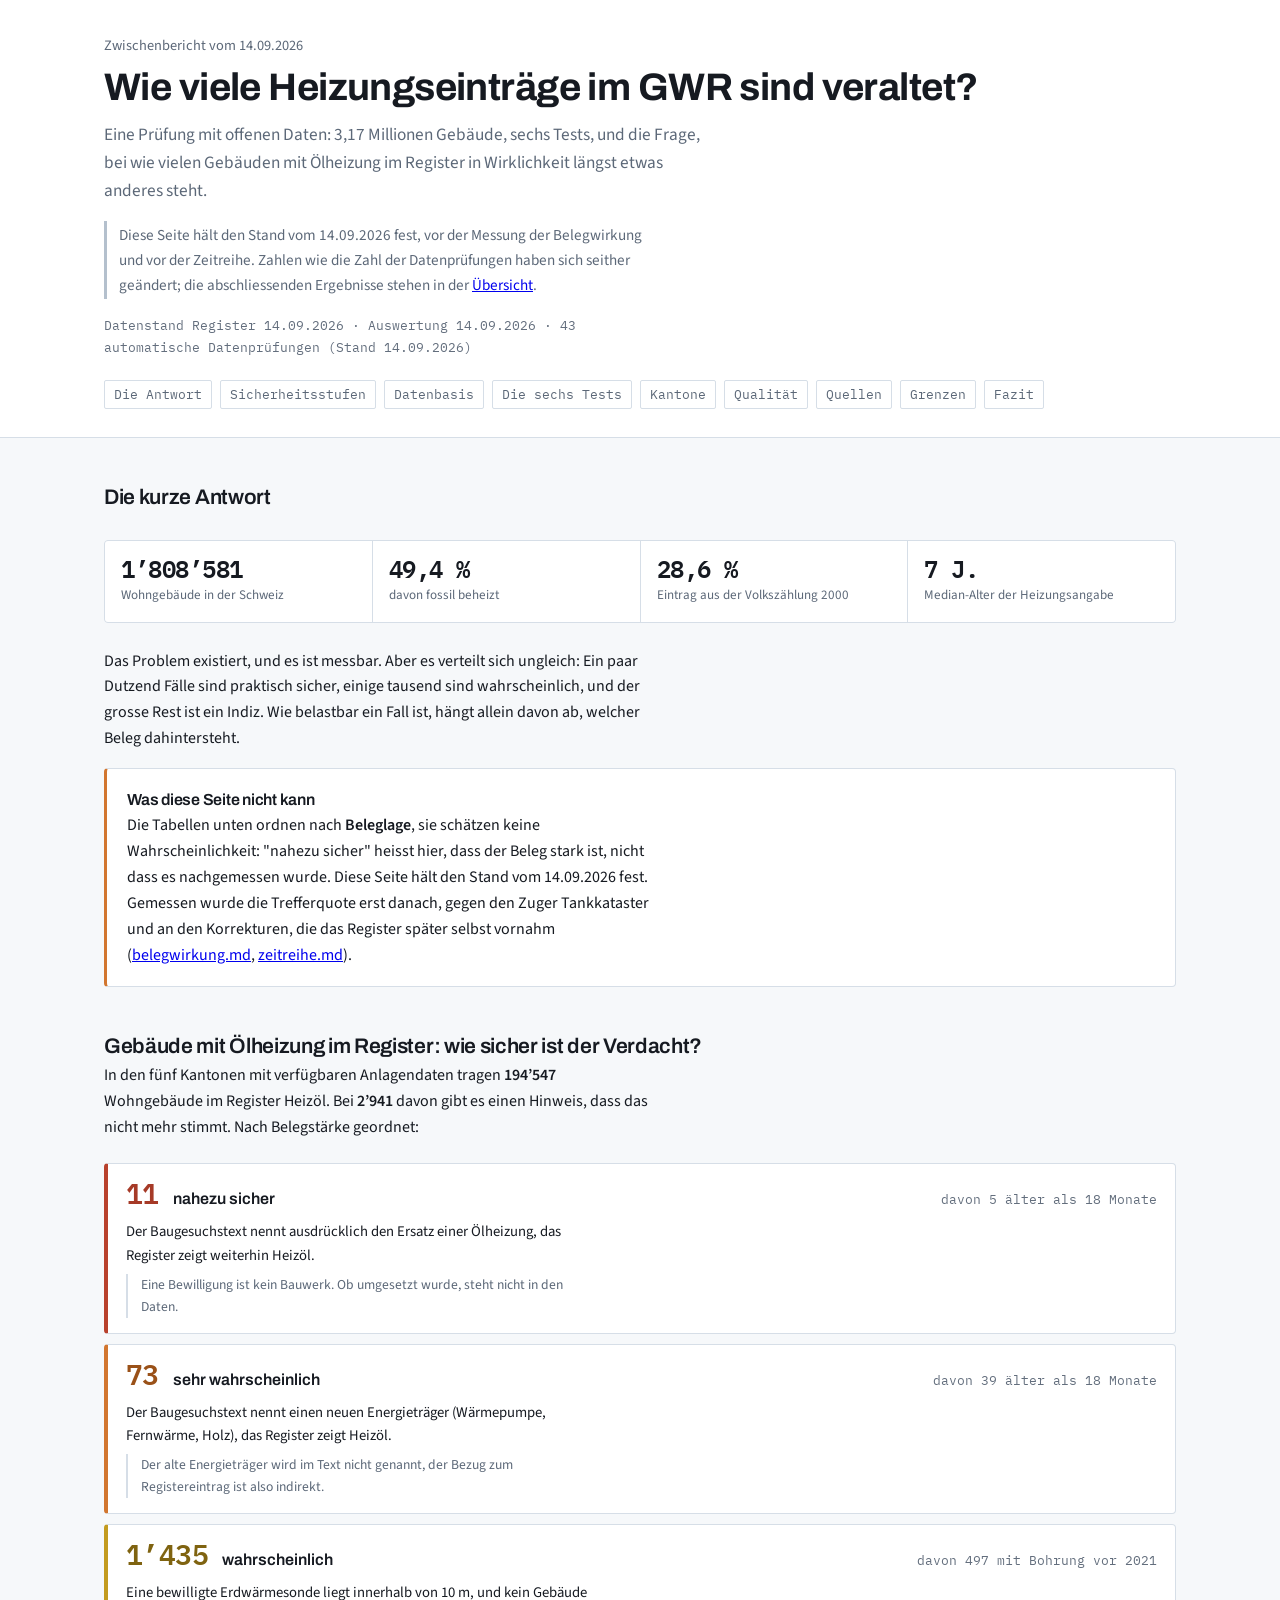
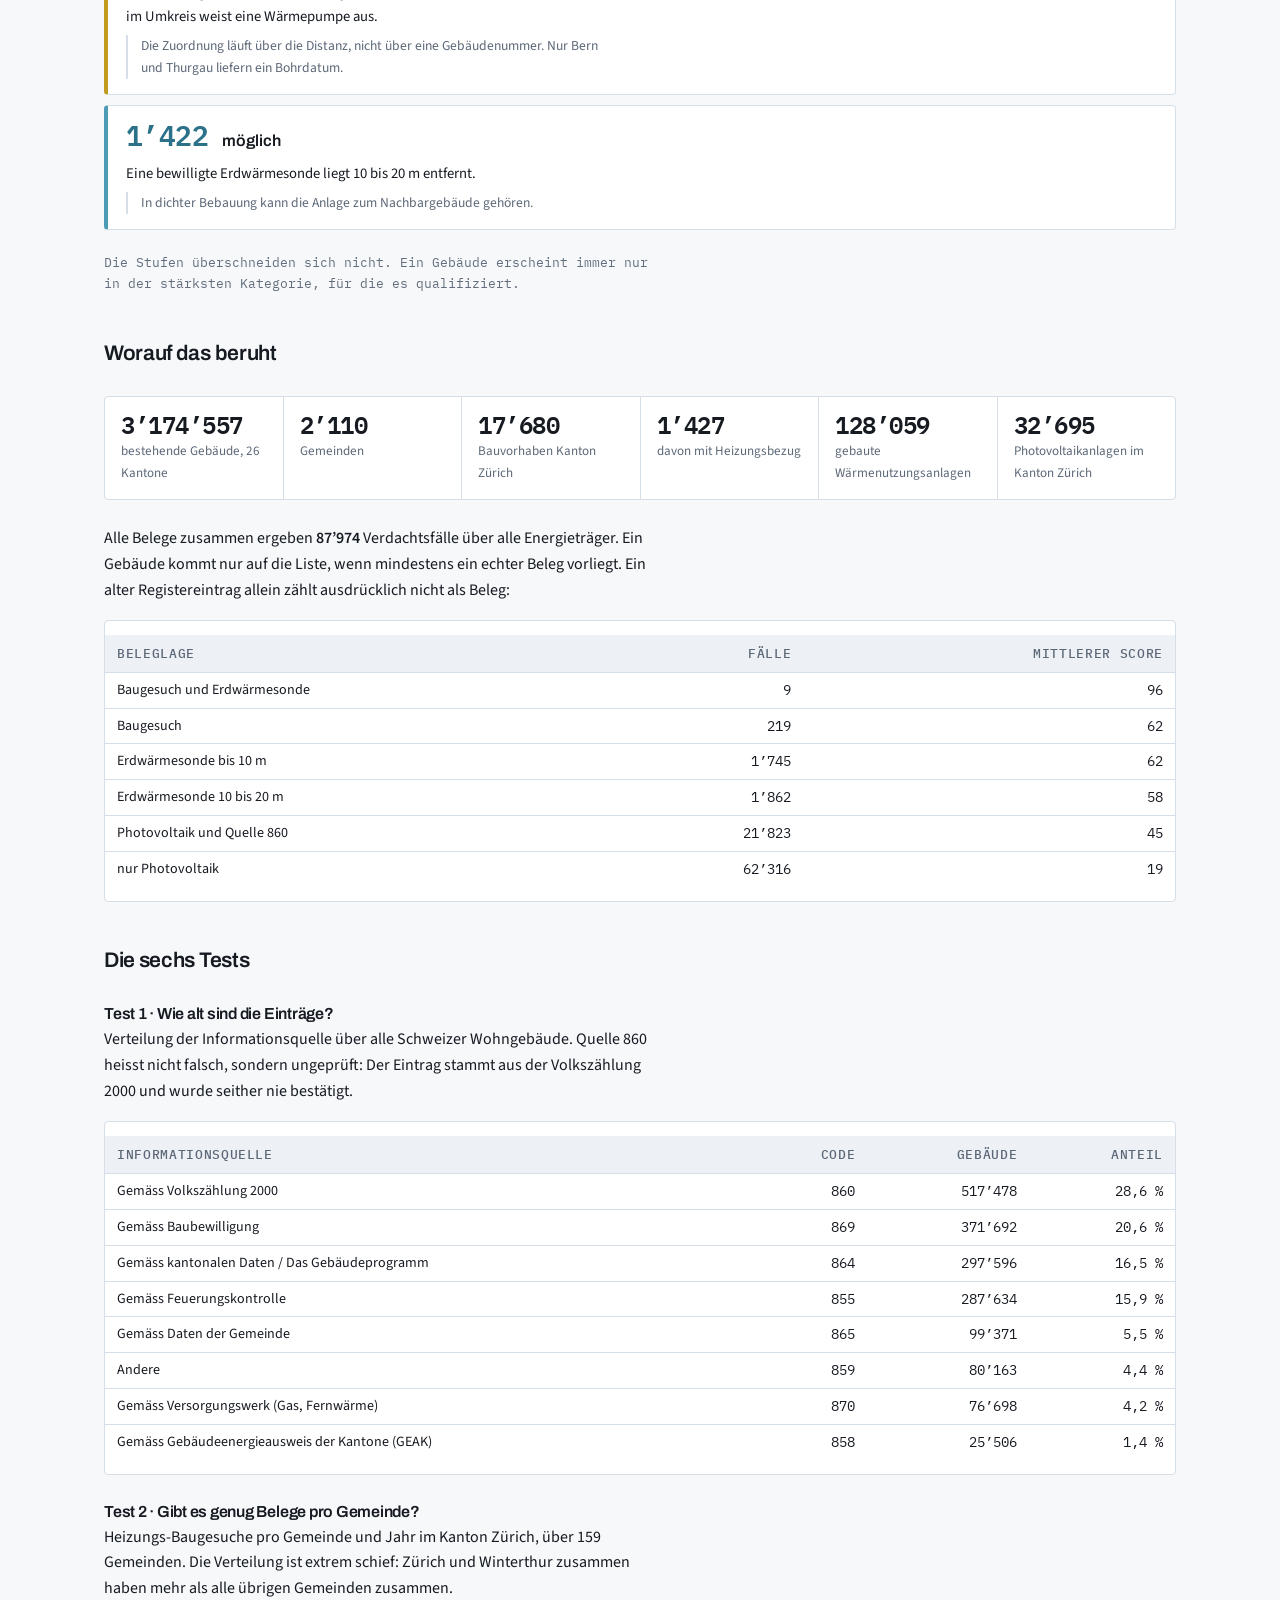
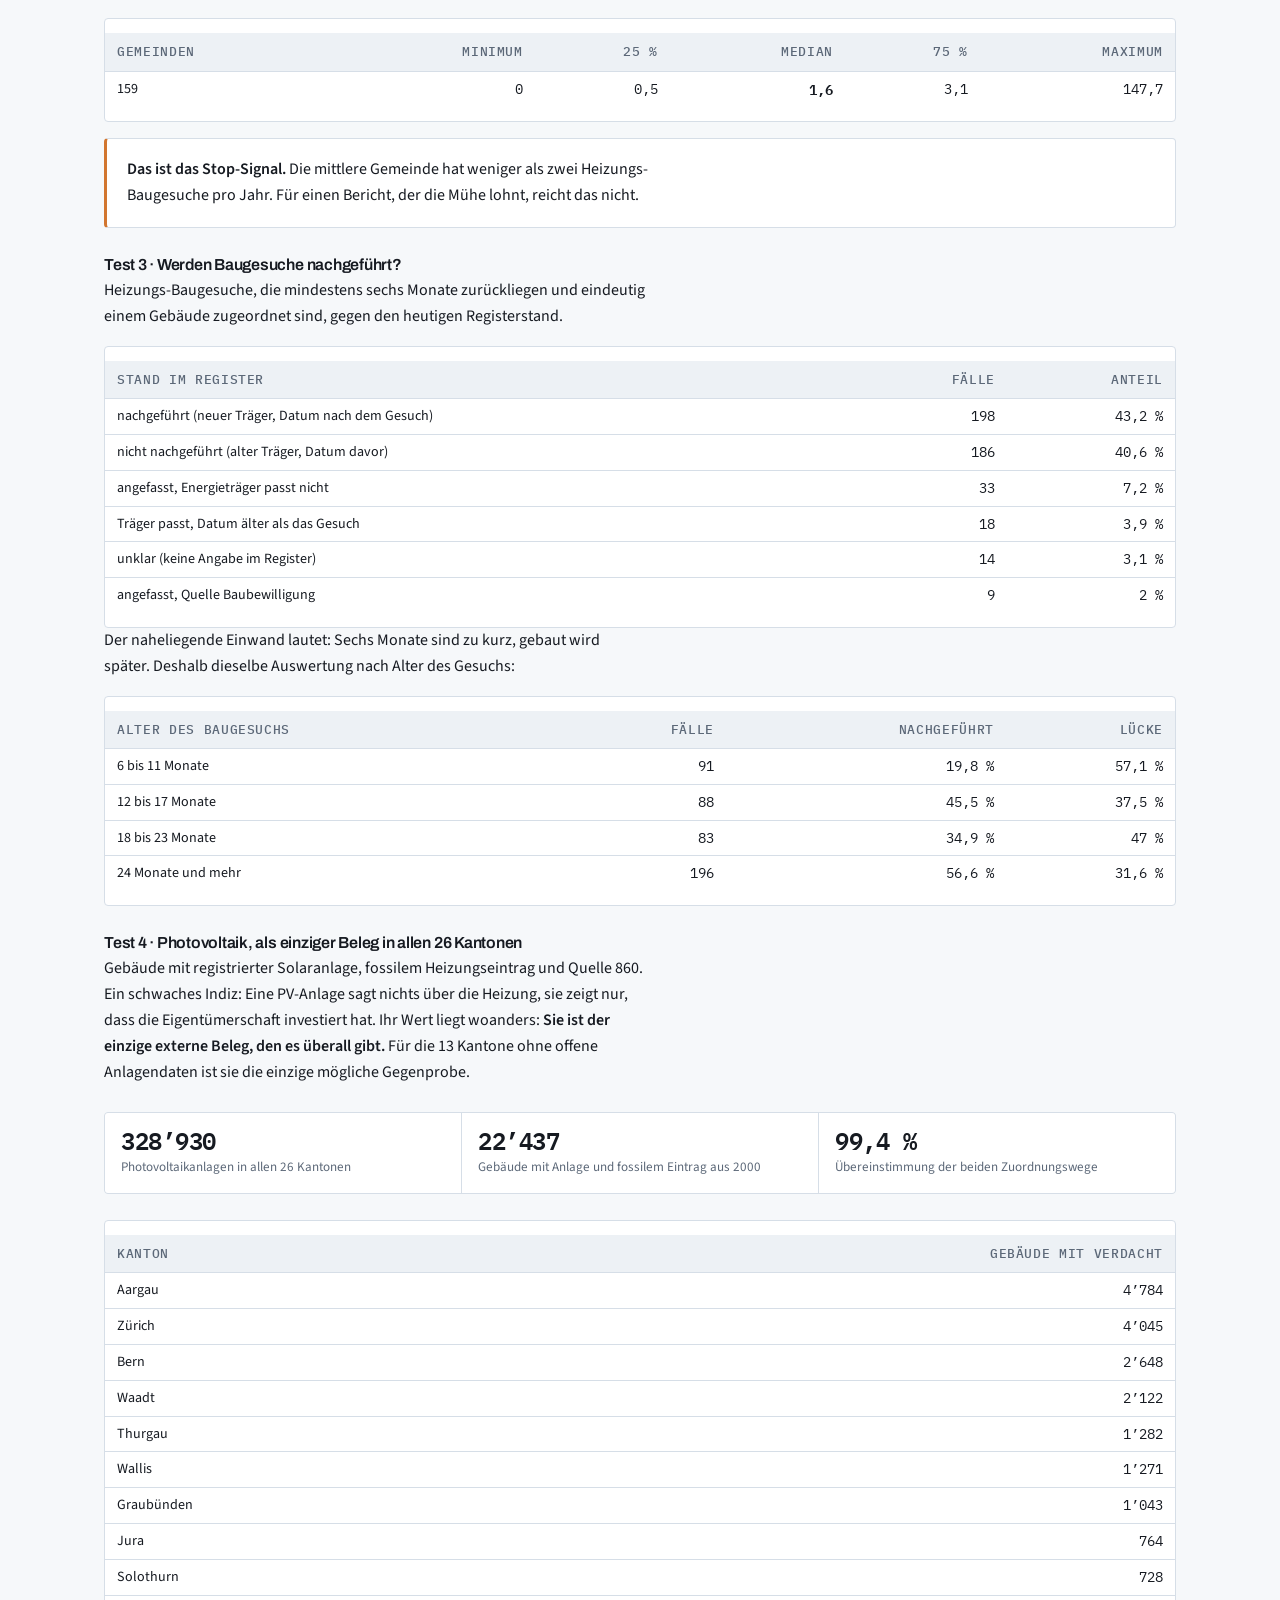
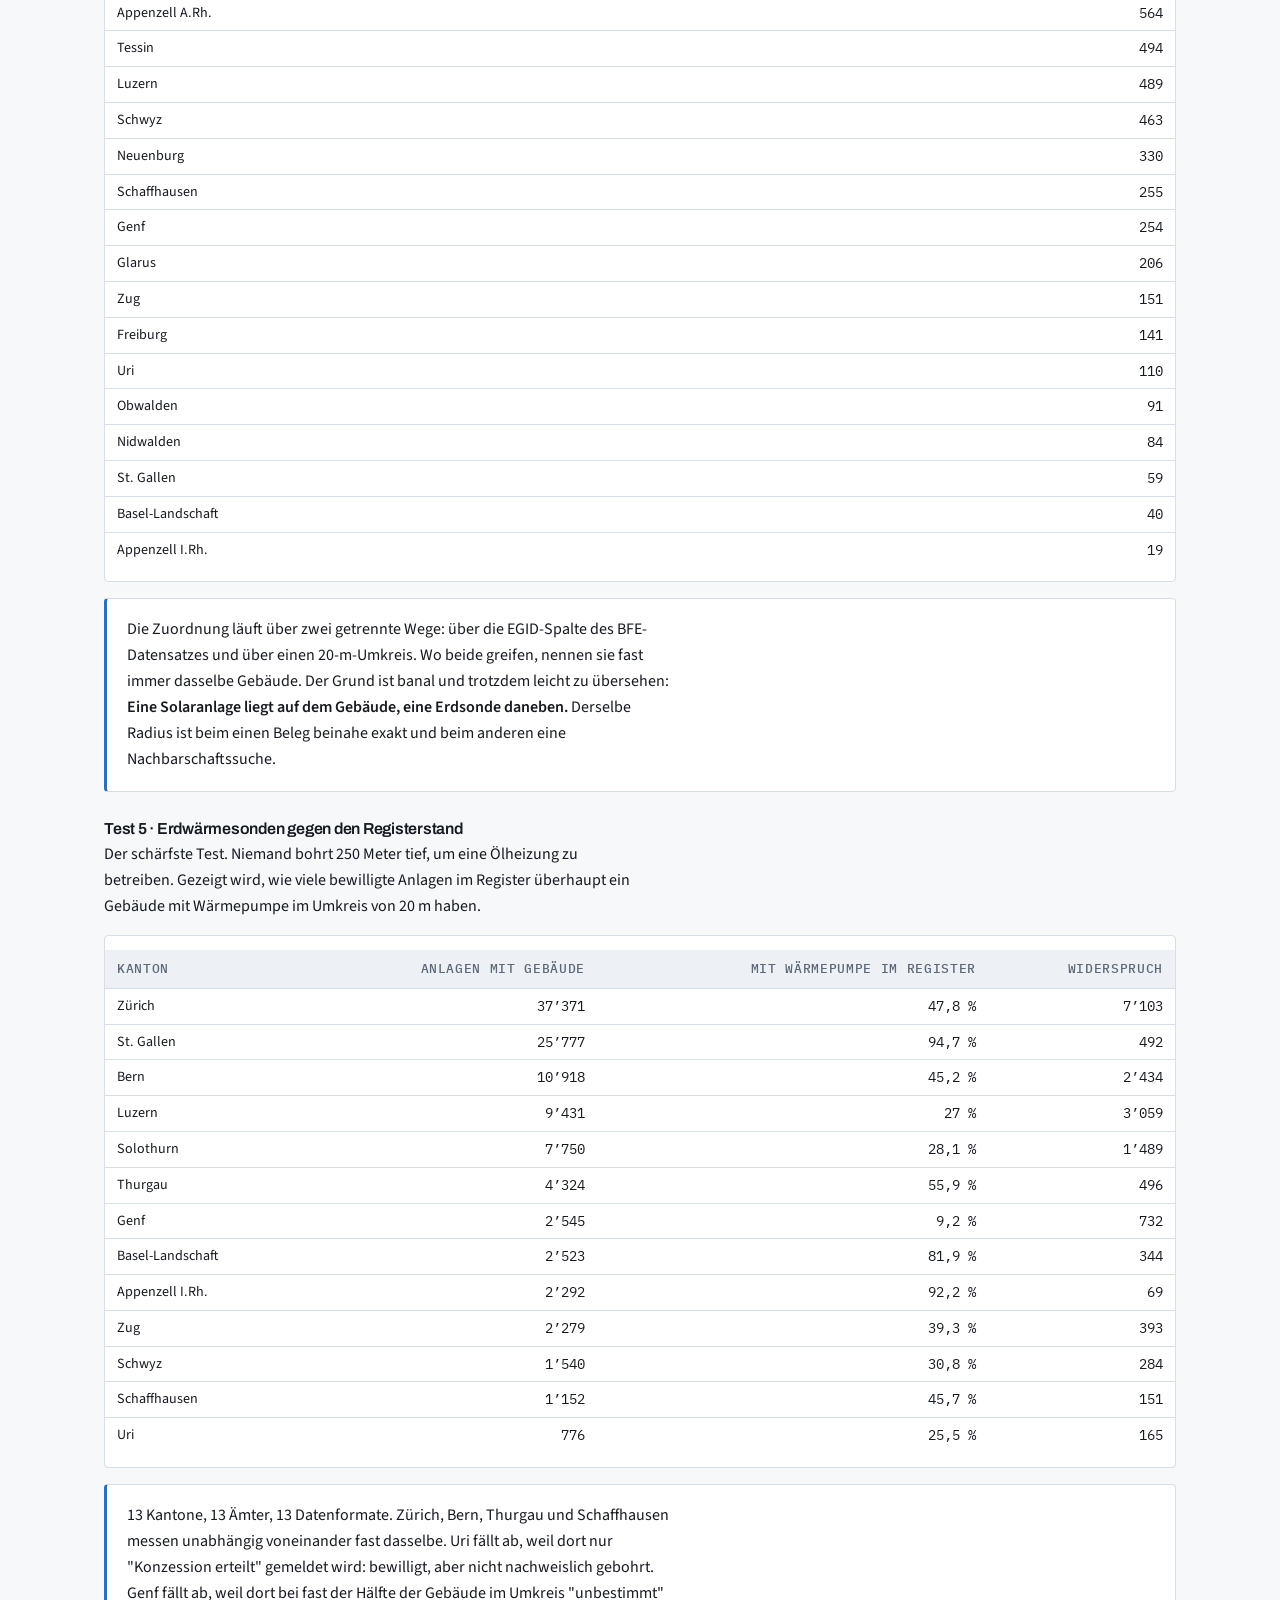
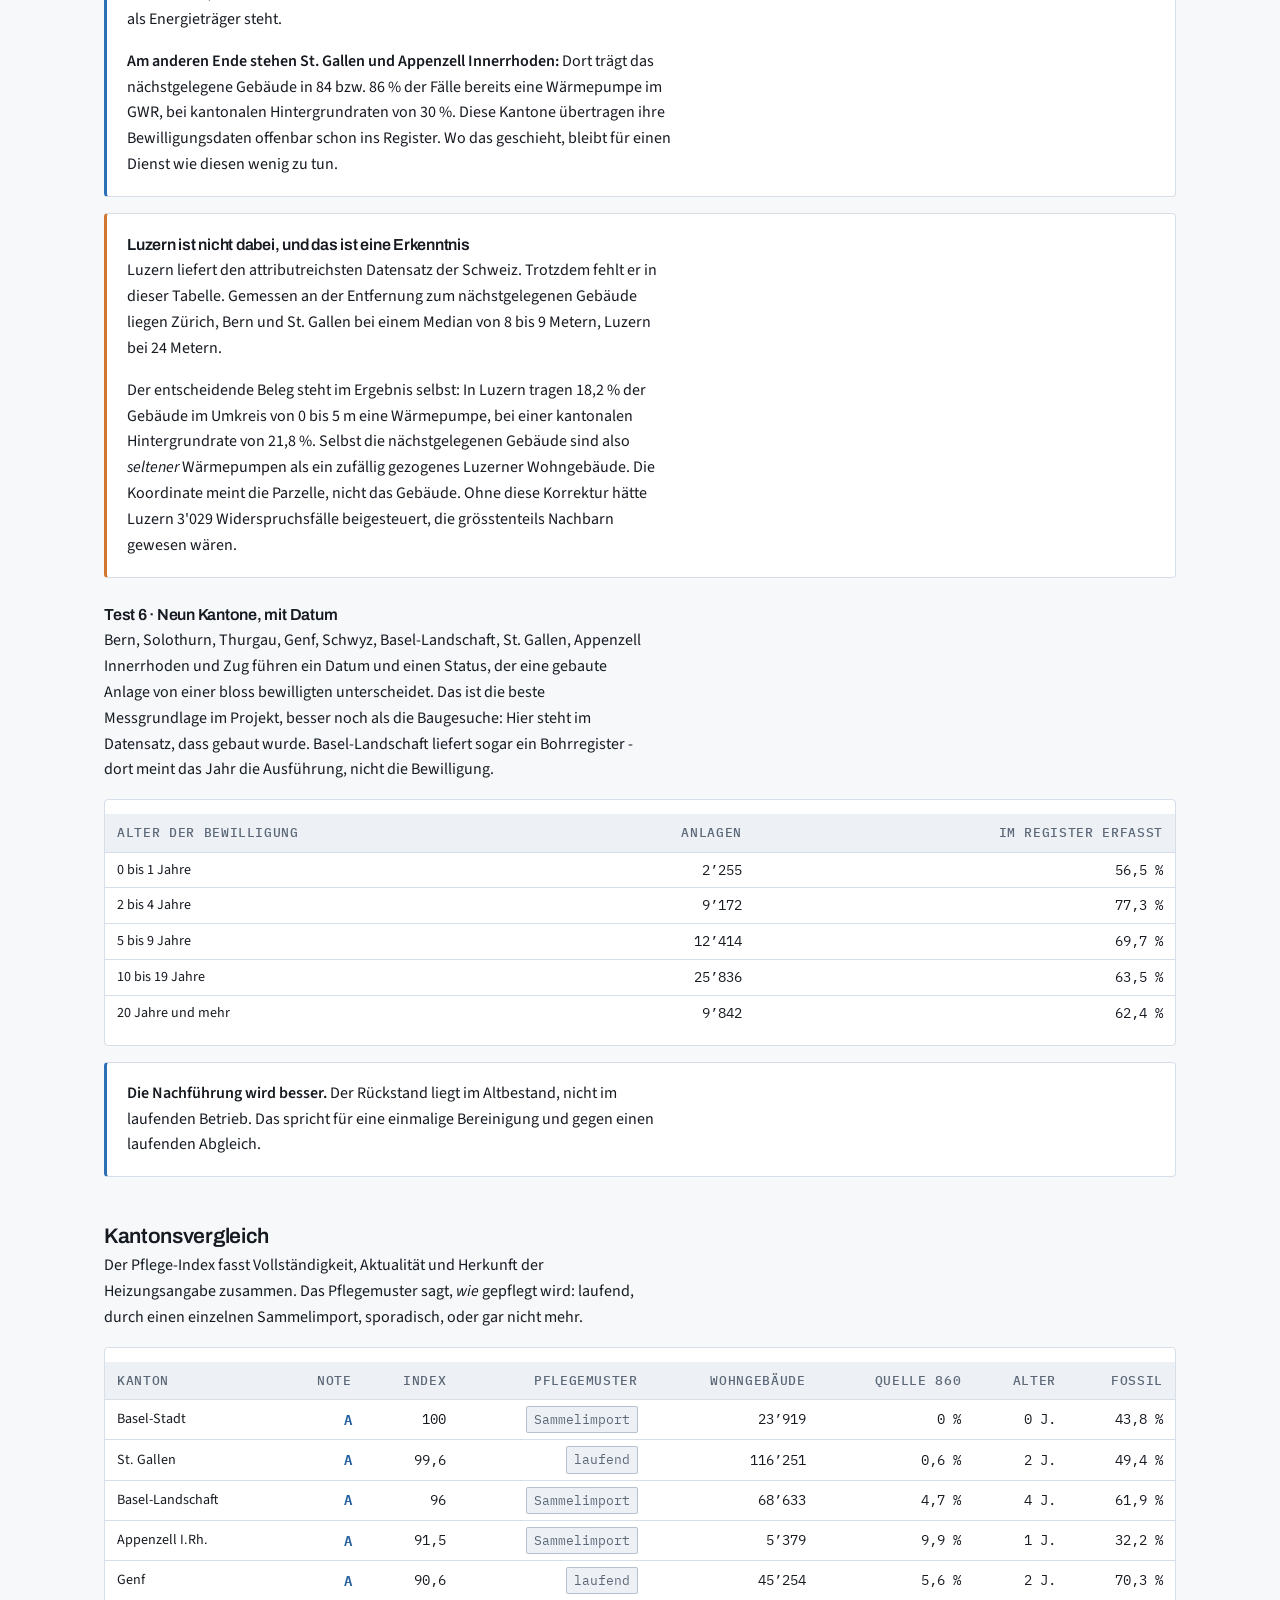
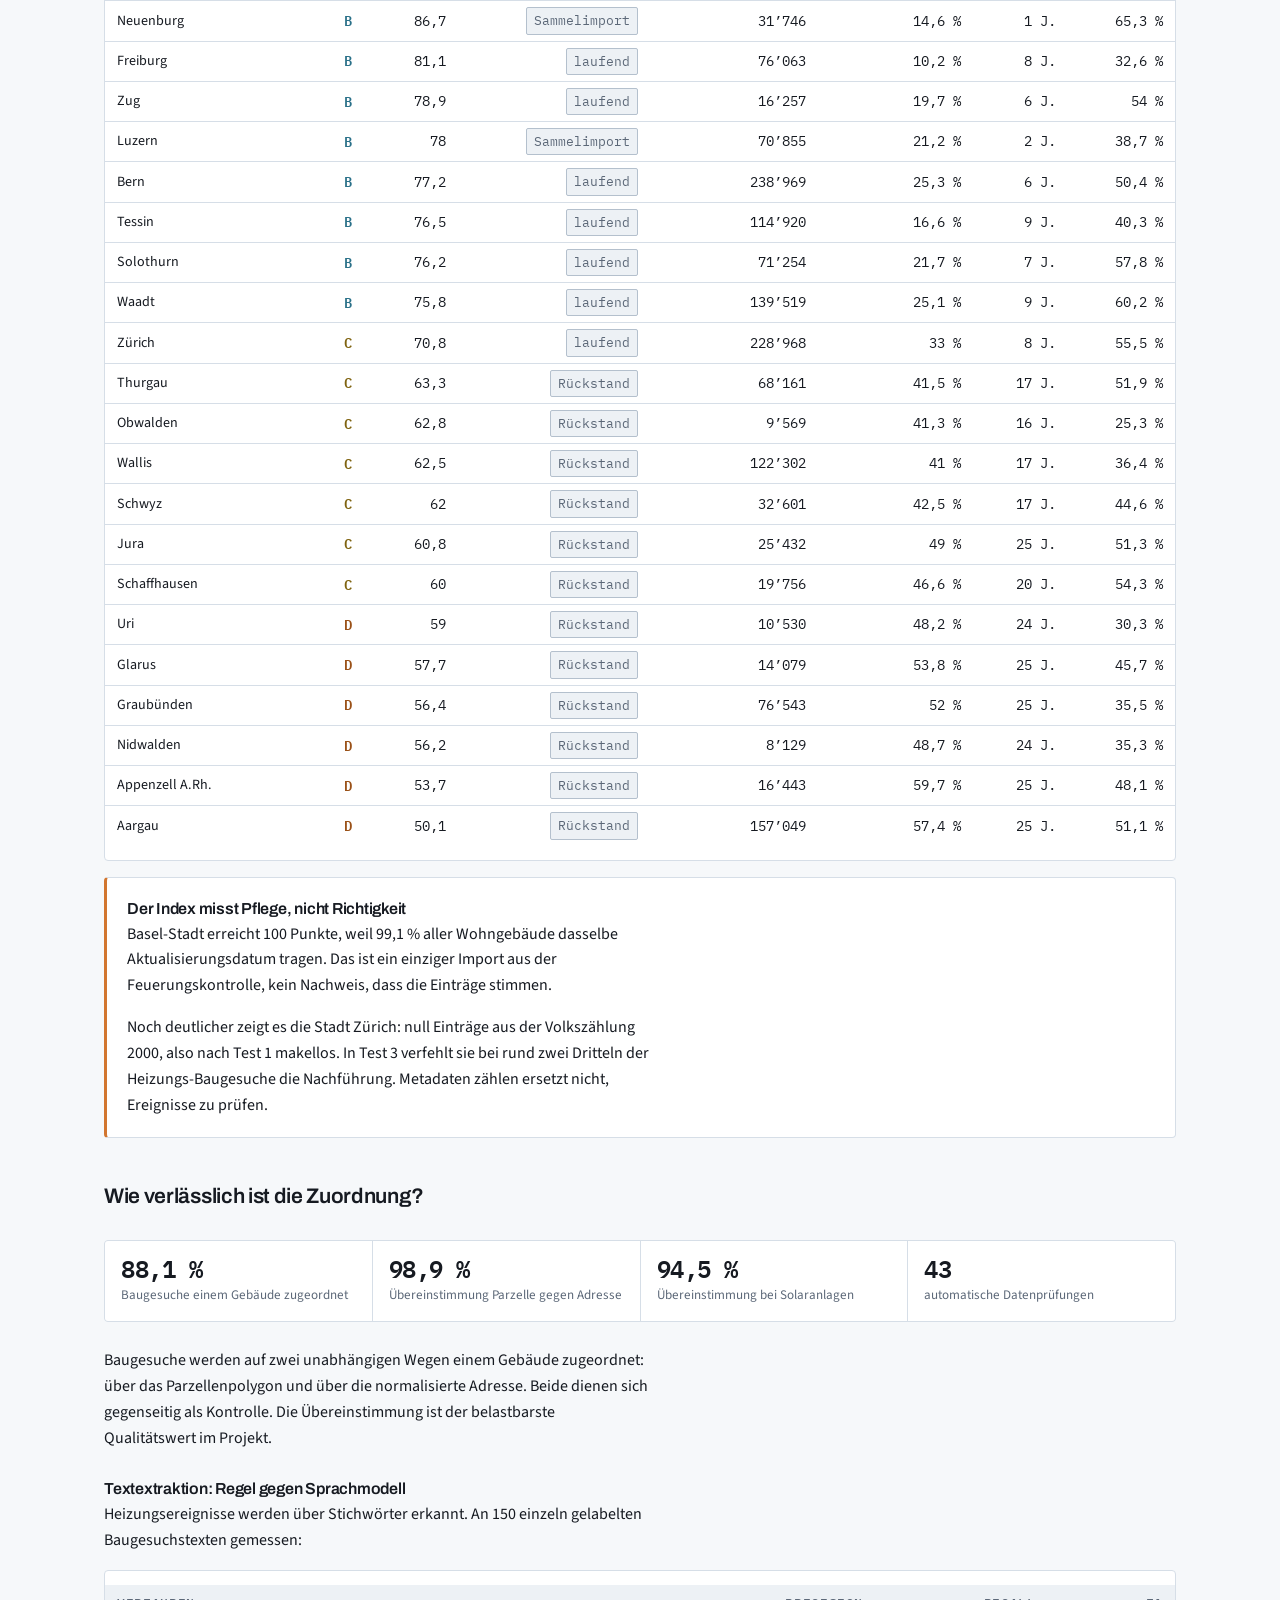
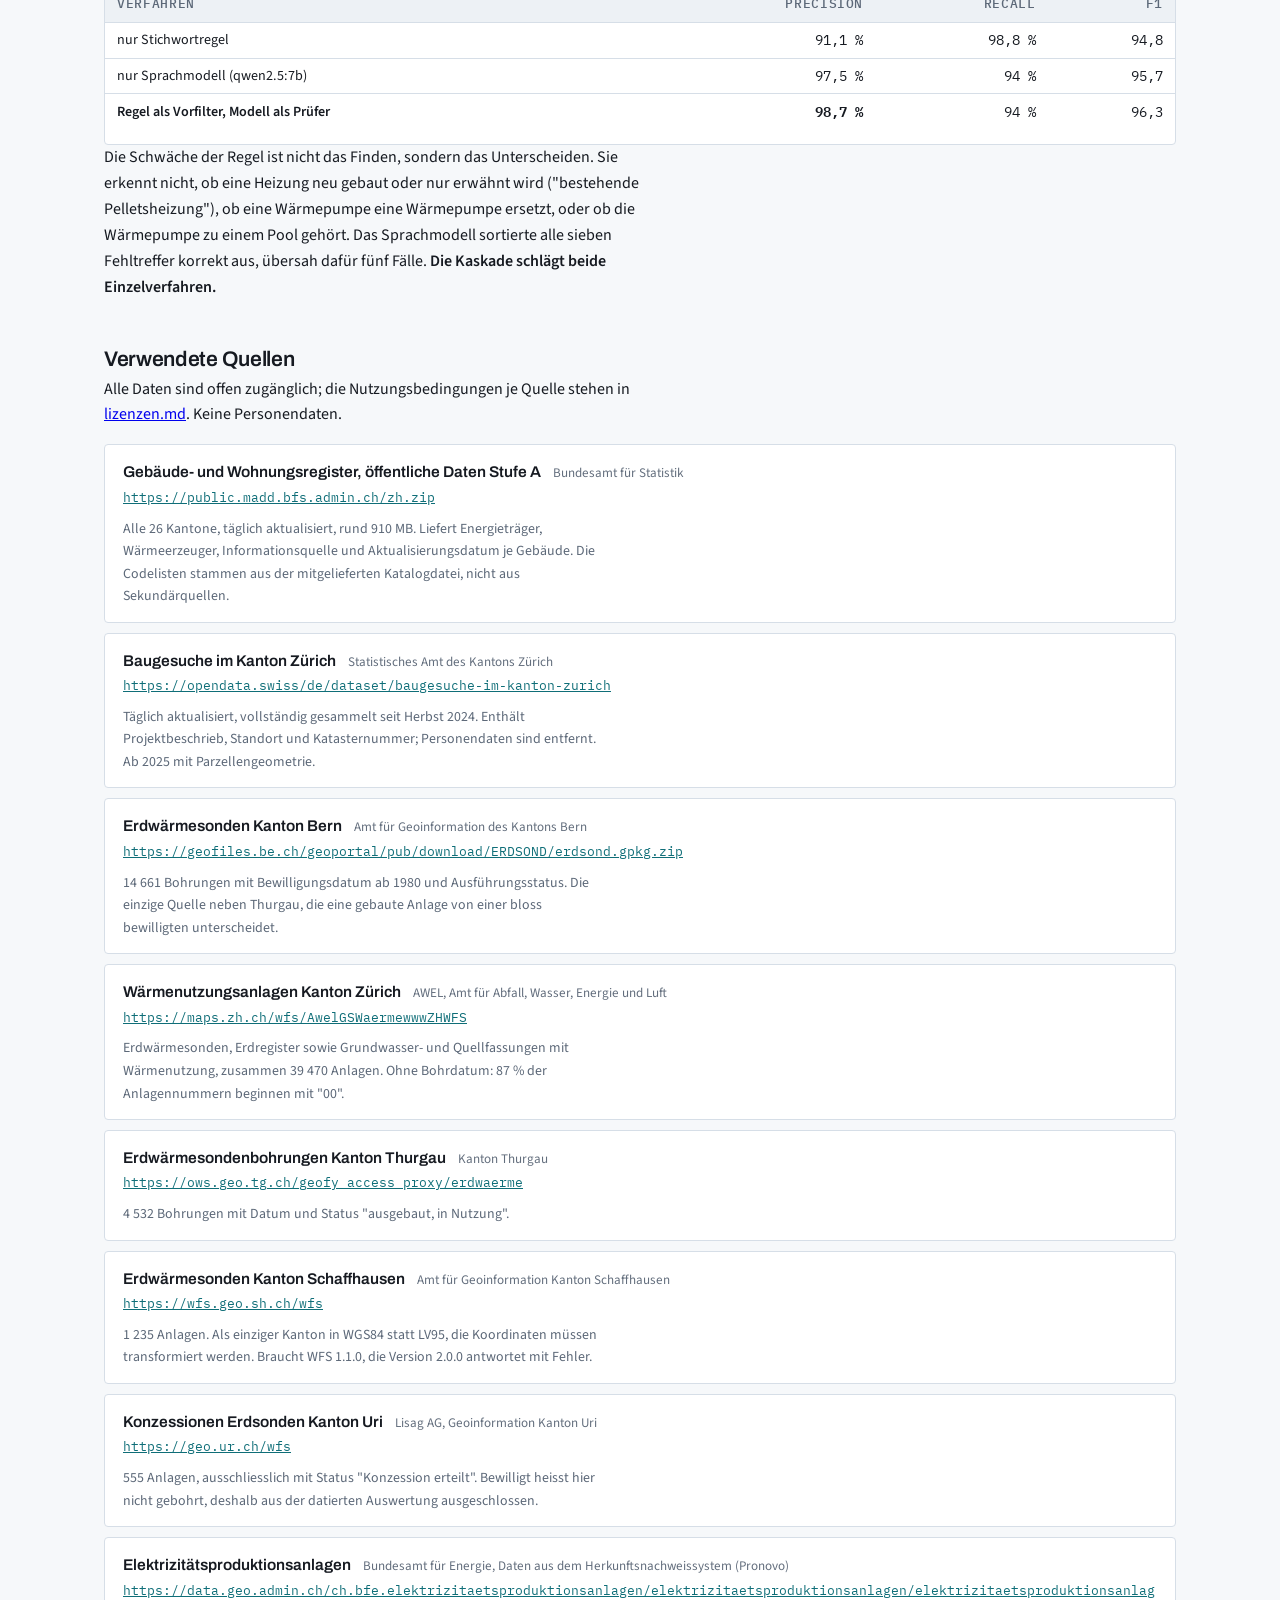
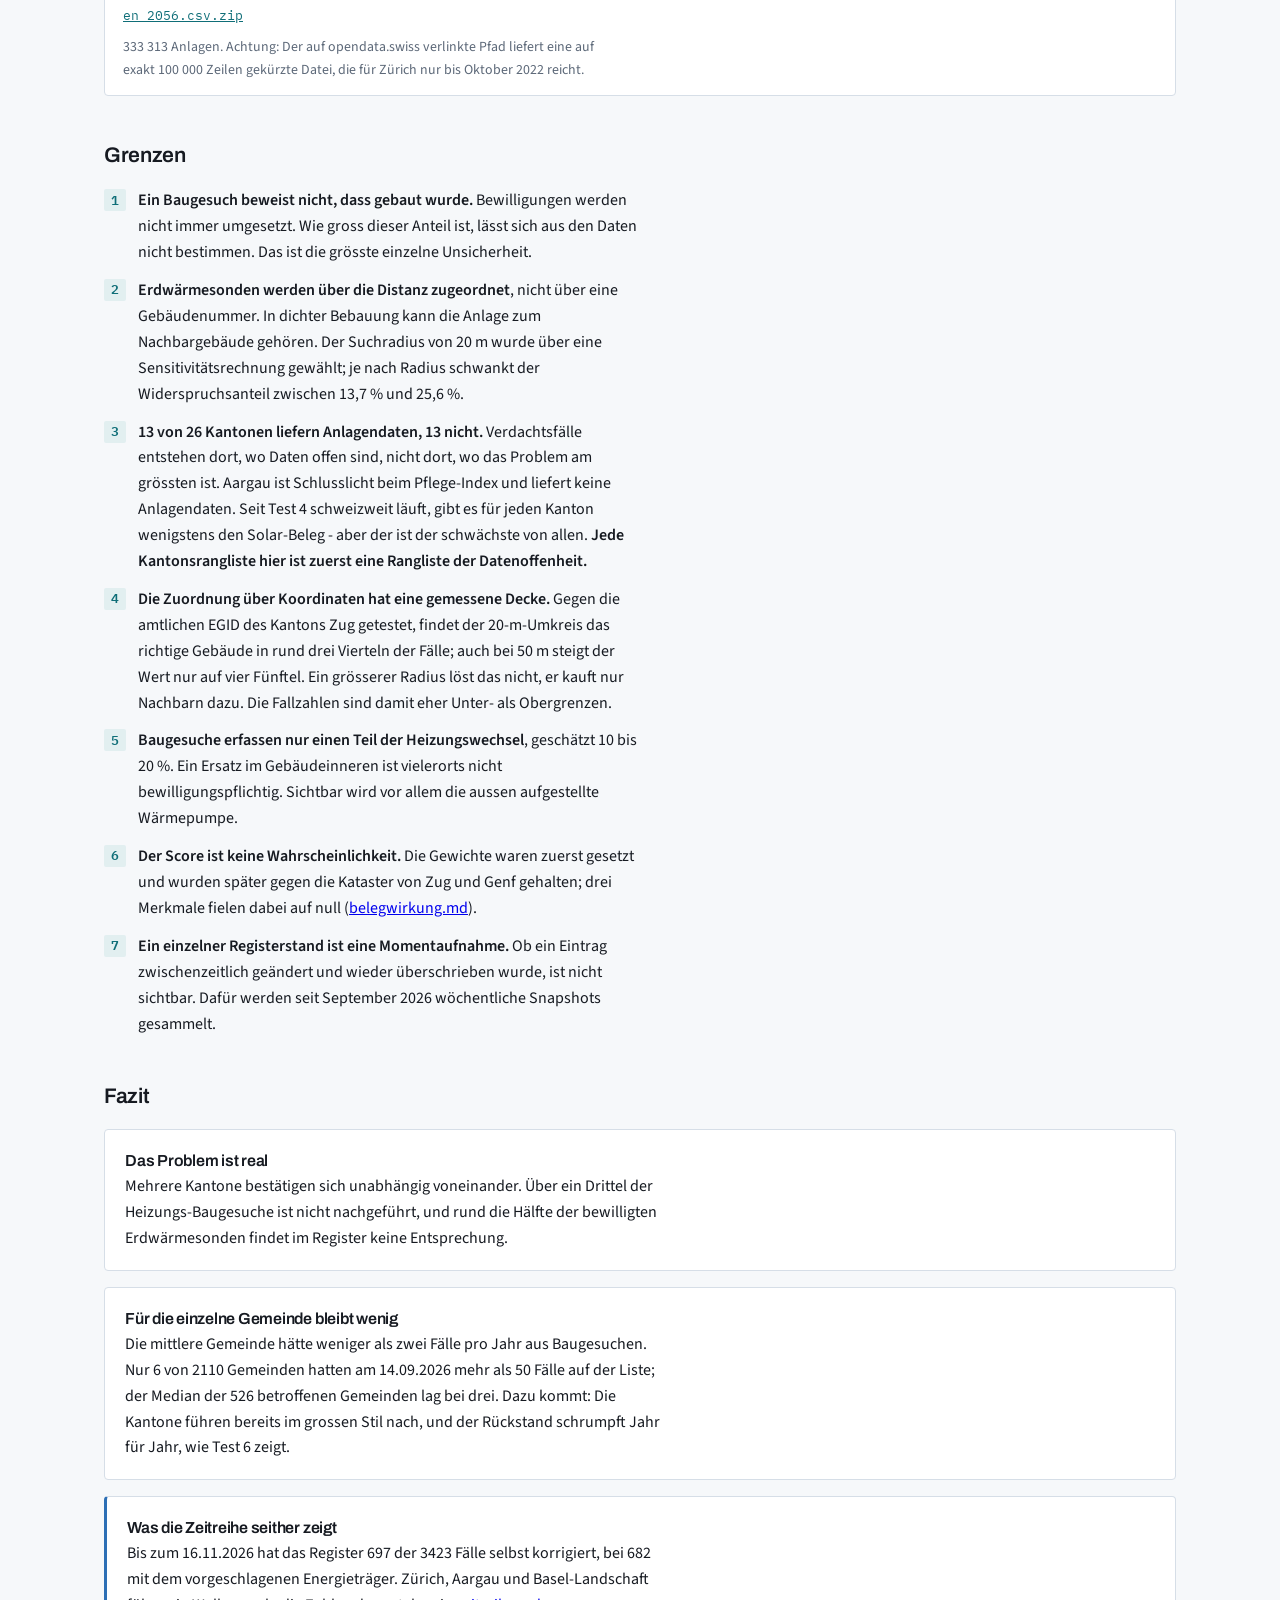
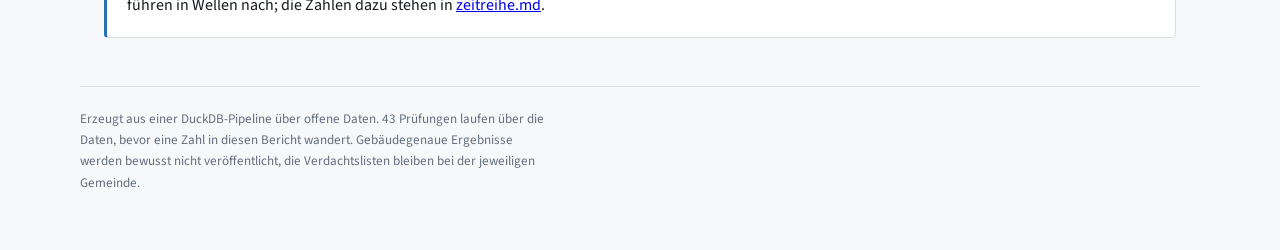
<file: reports/befund.html>
<!doctype html>
<html lang="de">
<head>
<meta charset="utf-8">
<meta name="viewport" content="width=device-width, initial-scale=1">
<title>Veraltete Heizungsdaten</title>
<link rel="stylesheet" href="../site/schriften.css">

<style>
:root {
  --grund:        #F6F8FA;
  --flaeche:      #FFFFFF;
  --flaeche-2:    #EDF1F5;
  --linie:        #D6DEE7;
  --linie-stark:  #B4C0CD;
  --text:         #161A21;
  --text-leise:   #5C6878;
  --text-still:   #636E7D;
  --akzent:       #0F6E78;
  --akzent-flach: #E2EFF0;
  --stufe-a:      #2D6FB5;
  --stufe-b:      #4E9BB8;
  --stufe-c:      #C39B1F;
  --stufe-d:      #D2762F;
  --stufe-e:      #B8412C;
  --stufe-a-weich:#DEEAF6;
  --stufe-b-weich:#E0EFF3;
  --stufe-c-weich:#F6EED5;
  --stufe-d-weich:#F8E6D6;
  --stufe-e-weich:#F7DFDA;
  --schrift-a: #25609F; --schrift-b: #2B7189; --schrift-c: #7F6310; --schrift-d: #9A5118; --schrift-e: #A63A27;
  --radius: 4px;
  --breite: 1120px;
}
@media (prefers-color-scheme: dark) {
  :root:not([data-theme="light"]) {
    --grund: #11141A; --flaeche: #181C24; --flaeche-2: #21262F;
    --linie: #2C333E; --linie-stark: #3E4753;
    --text: #E7ECF2; --text-leise: #9BA7B6; --text-still: #8A96A5;
    --akzent: #3FB3BF; --akzent-flach: #163236;
    --stufe-a: #5892D6; --stufe-b: #62B2CD; --stufe-c: #D9B33C;
    --stufe-d: #E28F4C; --stufe-e: #D4614B;
    --stufe-a-weich:#1B2A3D; --stufe-b-weich:#162C35; --stufe-c-weich:#332C14;
    --stufe-d-weich:#352415; --stufe-e-weich:#361B17;
    --schrift-a: #7AAAE3; --schrift-b: #62B2CD; --schrift-c: #D9B33C; --schrift-d: #E28F4C; --schrift-e: #E58472;
  }
}
:root[data-theme="dark"] {
  --grund: #11141A; --flaeche: #181C24; --flaeche-2: #21262F;
  --linie: #2C333E; --linie-stark: #3E4753;
  --text: #E7ECF2; --text-leise: #9BA7B6; --text-still: #8A96A5;
  --akzent: #3FB3BF; --akzent-flach: #163236;
  --stufe-a: #5892D6; --stufe-b: #62B2CD; --stufe-c: #D9B33C;
  --stufe-d: #E28F4C; --stufe-e: #D4614B;
  --stufe-a-weich:#1B2A3D; --stufe-b-weich:#162C35; --stufe-c-weich:#332C14;
  --stufe-d-weich:#352415; --stufe-e-weich:#361B17;
    --schrift-a: #7AAAE3; --schrift-b: #62B2CD; --schrift-c: #D9B33C; --schrift-d: #E28F4C; --schrift-e: #E58472;
}

* { box-sizing: border-box; }
body {
  margin: 0; background: var(--grund); color: var(--text);
  font-family: "Source Sans 3", ui-sans-serif, system-ui, sans-serif;
  font-size: 16px; line-height: 1.62; -webkit-font-smoothing: antialiased;
}
h1, h2, h3 { font-family: Archivo, ui-sans-serif, system-ui, sans-serif;
  font-weight: 600; letter-spacing: -0.015em; text-wrap: balance; margin: 0; }
h1 { font-size: clamp(1.75rem, 4vw, 2.4rem); font-weight: 700; line-height: 1.15; }
h2 { font-size: 1.32rem; margin-top: 2.6rem; }
h3 { font-size: 1rem; margin-top: 1.5rem; }
p { margin: 0 0 1rem; max-width: 68ch; }
.mono { font-family: "IBM Plex Mono", ui-monospace, monospace; font-variant-numeric: tabular-nums; }
.huelle { max-width: var(--breite); margin: 0 auto; padding: 0 24px; }

.kopf { background: var(--flaeche); border-bottom: 1px solid var(--linie); padding: 34px 0 28px; }
.eyebrow { font-family: "Source Sans 3", ui-sans-serif, system-ui, sans-serif; font-size: .9rem;
  color: var(--text-leise); margin: 0 0 8px; }
.archiv { border-left: 3px solid var(--linie-stark); padding: 2px 0 2px 12px; margin-top: 14px;
  color: var(--text-leise); font-size: .95rem; }
.kopf p.lead { font-size: 1.08rem; color: var(--text-leise); margin-top: 12px; }
.stand { font-family: "IBM Plex Mono", ui-monospace, monospace; font-size: .82rem;
  color: var(--text-still); margin-top: 16px; }

nav.toc { display: flex; flex-wrap: wrap; gap: 6px 8px; margin: 22px 0 0; }
nav.toc a { font-family: "IBM Plex Mono", ui-monospace, monospace; font-size: .82rem;
  color: var(--text-leise); text-decoration: none; padding: 3px 9px;
  border: 1px solid var(--linie); border-radius: 2px; background: var(--flaeche); }
nav.toc a:hover { color: var(--akzent); border-color: var(--akzent); }

.kennzahlen { display: grid; gap: 1px; background: var(--linie);
  grid-template-columns: repeat(auto-fit, minmax(150px, 1fr));
  border: 1px solid var(--linie); border-radius: var(--radius);
  overflow: hidden; margin: 26px 0; }
.kz { background: var(--flaeche); padding: 14px 16px 15px; }
.kz-wert { font-family: "IBM Plex Mono", ui-monospace, monospace; font-variant-numeric: tabular-nums;
  font-size: 1.5rem; font-weight: 600; line-height: 1.1; letter-spacing: -0.02em; }
.kz-label { font-size: .82rem; color: var(--text-leise); margin-top: 4px; }

/* Sicherheitsstufen: das Herzstück der Seite */
.stufen { display: flex; flex-direction: column; gap: 10px; margin: 22px 0; }
.stufe { border: 1px solid var(--linie); border-left-width: 4px;
  border-radius: var(--radius); background: var(--flaeche); padding: 15px 18px; }
.stufe-1 { border-left-color: var(--stufe-e); }
.stufe-2 { border-left-color: var(--stufe-d); }
.stufe-3 { border-left-color: var(--stufe-c); }
.stufe-4 { border-left-color: var(--stufe-b); }
.stufe-kopf { display: flex; flex-wrap: wrap; align-items: baseline; gap: 6px 14px; }
.stufe-zahl { font-family: "IBM Plex Mono", ui-monospace, monospace; font-variant-numeric: tabular-nums;
  font-size: 1.72rem; font-weight: 600; line-height: 1; letter-spacing: -0.02em; }
.stufe-1 .stufe-zahl { color: var(--schrift-e); }
.stufe-2 .stufe-zahl { color: var(--schrift-d); }
.stufe-3 .stufe-zahl { color: var(--schrift-c); }
.stufe-4 .stufe-zahl { color: var(--schrift-b); }
.stufe-name { font-family: Archivo, sans-serif; font-weight: 600; font-size: 1rem; }
.stufe-alt { font-family: "IBM Plex Mono", ui-monospace, monospace; font-size: .82rem;
  color: var(--text-still); margin-left: auto; }
.stufe p { margin: 8px 0 0; font-size: .92rem; }
.stufe .einschraenkung { color: var(--text-leise); font-size: .85rem; margin-top: 6px;
  padding-left: 13px; border-left: 2px solid var(--linie); }

table { border-collapse: collapse; width: 100%; font-size: .88rem; margin: 14px 0; }
.t-huelle { overflow-x: auto; border: 1px solid var(--linie);
  border-radius: var(--radius); background: var(--flaeche); }
thead th { background: var(--flaeche-2); color: var(--text-leise);
  font-family: "IBM Plex Mono", ui-monospace, monospace; font-size: .82rem;
  letter-spacing: .05em; text-transform: uppercase; font-weight: 500;
  text-align: right; padding: 8px 12px; white-space: nowrap;
  border-bottom: 1px solid var(--linie); }
thead th:first-child { text-align: left; }
tbody td { padding: 6px 12px; border-top: 1px solid var(--linie); text-align: right;
  font-family: "IBM Plex Mono", ui-monospace, monospace; font-variant-numeric: tabular-nums;
  white-space: nowrap; }
tbody td:first-child { text-align: left; font-family: "Source Sans 3", sans-serif; white-space: normal; }
tbody tr:hover { background: var(--flaeche-2); }

.balken-zelle { position: relative; }
.balken { position: absolute; left: 0; top: 3px; bottom: 3px; opacity: .2; border-radius: 2px; }

.karte { border: 1px solid var(--linie); border-radius: var(--radius);
  background: var(--flaeche); padding: 18px 20px; margin: 16px 0; }
.karte h3 { margin-top: 0; }
.karte p:last-child { margin-bottom: 0; }
.warnung { border-left: 3px solid var(--stufe-d); }
.gut { border-left: 3px solid var(--stufe-a); }

.quelle { border: 1px solid var(--linie); border-radius: var(--radius);
  background: var(--flaeche); padding: 14px 18px; margin-bottom: 10px; }
.quelle-kopf { display: flex; flex-wrap: wrap; gap: 4px 12px; align-items: baseline; }
.quelle-name { font-family: Archivo, sans-serif; font-weight: 600; font-size: .97rem; }
.quelle-herkunft { font-size: .82rem; color: var(--text-still); }
.quelle a { font-family: "IBM Plex Mono", ui-monospace, monospace; font-size: .82rem;
  color: var(--akzent); word-break: break-all; }
.quelle p { font-size: .87rem; color: var(--text-leise); margin: 7px 0 0; }
.chip { display: inline-block; font-family: "IBM Plex Mono", ui-monospace, monospace;
  font-size: .82rem; padding: 2px 7px; border-radius: 2px; background: var(--flaeche-2);
  color: var(--text-leise); border: 1px solid var(--linie-stark); }

ol.schritte { counter-reset: s; list-style: none; padding: 0; margin: 16px 0; }
ol.schritte li { counter-increment: s; position: relative; padding-left: 34px;
  margin-bottom: 12px; max-width: 68ch; }
ol.schritte li::before { content: counter(s); position: absolute; left: 0; top: 1px;
  font-family: "IBM Plex Mono", ui-monospace, monospace; font-size: .82rem; font-weight: 600;
  color: var(--akzent); background: var(--akzent-flach); width: 22px; height: 22px;
  display: grid; place-items: center; border-radius: 2px; }

.fuss { border-top: 1px solid var(--linie); margin-top: 48px; padding: 22px 0 40px;
  font-size: .82rem; color: var(--text-still); }
section { scroll-margin-top: 16px; }
@media (prefers-reduced-motion: reduce) { * { transition: none !important; } }
</style>
</head>
<body>

<header class="kopf">
  <div class="huelle">
    <p class="eyebrow">Zwischenbericht vom 14.09.2026</p>
    <h1>Wie viele Heizungseinträge im GWR sind veraltet?</h1>
    <p class="lead">Eine Prüfung mit offenen Daten: 3,17 Millionen Gebäude, sechs Tests,
      und die Frage, bei wie vielen Gebäuden mit Ölheizung im Register in Wirklichkeit
      längst etwas anderes steht.</p>
    <p class="archiv">Diese Seite hält den Stand vom 14.09.2026 fest, vor der Messung der
      Belegwirkung und vor der Zeitreihe. Zahlen wie die Zahl der Datenprüfungen haben sich
      seither geändert; die abschliessenden Ergebnisse stehen in der
      <a href="../README.md">Übersicht</a>.</p>
    <p class="stand" id="stand"></p>
    <nav class="toc">
      <a href="#antwort">Die Antwort</a>
      <a href="#sicherheit">Sicherheitsstufen</a>
      <a href="#basis">Datenbasis</a>
      <a href="#tests">Die sechs Tests</a>
      <a href="#kantone">Kantone</a>
      <a href="#qualitaet">Qualität</a>
      <a href="#quellen">Quellen</a>
      <a href="#grenzen">Grenzen</a>
      <a href="#fazit">Fazit</a>
    </nav>
  </div>
</header>

<main class="huelle">

  <section id="antwort">
    <h2>Die kurze Antwort</h2>
    <div class="kennzahlen" id="kzHeader"></div>
    <p>Das Problem existiert, und es ist messbar. Aber es verteilt sich ungleich: Ein paar
      Dutzend Fälle sind praktisch sicher, einige tausend sind wahrscheinlich, und der grosse
      Rest ist ein Indiz. Wie belastbar ein Fall ist, hängt allein davon ab, welcher Beleg
      dahintersteht.</p>
    <div class="karte warnung">
      <h3>Was diese Seite nicht kann</h3>
      <p>Die Tabellen unten ordnen nach <strong>Beleglage</strong>, sie schätzen keine
        Wahrscheinlichkeit: "nahezu sicher" heisst hier, dass der Beleg stark ist, nicht dass
        es nachgemessen wurde. Diese Seite hält den Stand vom 14.09.2026 fest. Gemessen wurde
        die Trefferquote erst danach, gegen den Zuger Tankkataster und an den Korrekturen, die
        das Register später selbst vornahm (<a href="belegwirkung.md">belegwirkung.md</a>,
        <a href="zeitreihe.md">zeitreihe.md</a>).</p>
    </div>
  </section>

  <section id="sicherheit">
    <h2>Gebäude mit Ölheizung im Register: wie sicher ist der Verdacht?</h2>
    <p id="oelEinleitung"></p>
    <div class="stufen" id="stufen"></div>
    <p class="mono" style="font-size:.82rem;color:var(--text-still)">
      Die Stufen überschneiden sich nicht. Ein Gebäude erscheint immer nur in der stärksten
      Kategorie, für die es qualifiziert.</p>
  </section>

  <section id="basis">
    <h2>Worauf das beruht</h2>
    <div class="kennzahlen" id="kzBasis"></div>
    <p>Alle Belege zusammen ergeben <strong id="belegSumme"></strong> Verdachtsfälle über
      alle Energieträger. Ein Gebäude kommt nur auf die Liste, wenn mindestens ein echter
      Beleg vorliegt. Ein alter Registereintrag allein zählt ausdrücklich nicht als Beleg:</p>
    <div class="t-huelle"><table id="tBelege"></table></div>
  </section>

  <section id="tests">
    <h2>Die sechs Tests</h2>

    <h3>Test 1 · Wie alt sind die Einträge?</h3>
    <p>Verteilung der Informationsquelle über alle Schweizer Wohngebäude. Quelle 860 heisst
      nicht falsch, sondern ungeprüft: Der Eintrag stammt aus der Volkszählung 2000 und wurde
      seither nie bestätigt.</p>
    <div class="t-huelle"><table id="tTest1"></table></div>

    <h3>Test 2 · Gibt es genug Belege pro Gemeinde?</h3>
    <p id="test2Text"></p>
    <div class="t-huelle"><table id="tTest2"></table></div>
    <div class="karte warnung">
      <p style="margin:0"><strong>Das ist das Stop-Signal.</strong> Die mittlere Gemeinde hat
        weniger als zwei Heizungs-Baugesuche pro Jahr. Für einen Bericht, der die Mühe lohnt,
        reicht das nicht.</p>
    </div>

    <h3>Test 3 · Werden Baugesuche nachgeführt?</h3>
    <p>Heizungs-Baugesuche, die mindestens sechs Monate zurückliegen und eindeutig einem
      Gebäude zugeordnet sind, gegen den heutigen Registerstand.</p>
    <div class="t-huelle"><table id="tTest3"></table></div>
    <p>Der naheliegende Einwand lautet: Sechs Monate sind zu kurz, gebaut wird später.
      Deshalb dieselbe Auswertung nach Alter des Gesuchs:</p>
    <div class="t-huelle"><table id="tTest3Alter"></table></div>

    <h3>Test 4 · Photovoltaik, als einziger Beleg in allen 26 Kantonen</h3>
    <p>Gebäude mit registrierter Solaranlage, fossilem Heizungseintrag und Quelle 860. Ein
      schwaches Indiz: Eine PV-Anlage sagt nichts über die Heizung, sie zeigt nur, dass die
      Eigentümerschaft investiert hat. Ihr Wert liegt woanders: <strong>Sie ist der einzige
      externe Beleg, den es überall gibt.</strong> Für die 13 Kantone ohne offene
      Anlagendaten ist sie die einzige mögliche Gegenprobe.</p>
    <div class="kennzahlen" id="kzSolar"></div>
    <div class="t-huelle"><table id="tSolarKantone"></table></div>
    <div class="karte gut">
      <p style="margin:0">Die Zuordnung läuft über zwei getrennte Wege: über die
        EGID-Spalte des BFE-Datensatzes und über einen 20-m-Umkreis. Wo beide greifen,
        nennen sie fast immer dasselbe Gebäude. Der Grund ist banal und trotzdem leicht zu
        übersehen: <strong>Eine Solaranlage liegt auf dem Gebäude, eine Erdsonde
        daneben.</strong> Derselbe Radius ist beim einen Beleg beinahe exakt und beim
        anderen eine Nachbarschaftssuche.</p>
    </div>

    <h3>Test 5 · Erdwärmesonden gegen den Registerstand</h3>
    <p>Der schärfste Test. Niemand bohrt 250 Meter tief, um eine Ölheizung zu betreiben.
      Gezeigt wird, wie viele bewilligte Anlagen im Register überhaupt ein Gebäude mit
      Wärmepumpe im Umkreis von 20 m haben.</p>
    <div class="t-huelle"><table id="tTest5"></table></div>
    <div class="karte gut">
      <p>13 Kantone, 13 Ämter, 13 Datenformate. Zürich, Bern, Thurgau und Schaffhausen
        messen unabhängig voneinander fast dasselbe. Uri fällt ab, weil dort nur
        "Konzession erteilt" gemeldet wird: bewilligt, aber nicht nachweislich gebohrt.
        Genf fällt ab, weil dort bei fast der Hälfte der Gebäude im Umkreis "unbestimmt"
        als Energieträger steht.</p>
      <p style="margin-bottom:0"><strong>Am anderen Ende stehen St. Gallen und Appenzell
        Innerrhoden:</strong> Dort trägt das nächstgelegene Gebäude in 84 bzw. 86 % der
        Fälle bereits eine Wärmepumpe im GWR, bei kantonalen Hintergrundraten von 30 %.
        Diese Kantone übertragen ihre Bewilligungsdaten offenbar schon ins Register. Wo
        das geschieht, bleibt für einen Dienst wie diesen wenig zu tun.</p>
    </div>
    <div class="karte warnung">
      <h3>Luzern ist nicht dabei, und das ist eine Erkenntnis</h3>
      <p>Luzern liefert den attributreichsten Datensatz der Schweiz. Trotzdem fehlt er in
        dieser Tabelle. Gemessen an der Entfernung zum nächstgelegenen Gebäude liegen
        Zürich, Bern und St. Gallen bei einem Median von 8 bis 9 Metern, Luzern bei
        24 Metern.</p>
      <p style="margin-bottom:0">Der entscheidende Beleg steht im Ergebnis selbst: In
        Luzern tragen 18,2 % der Gebäude im Umkreis von 0 bis 5 m eine Wärmepumpe, bei
        einer kantonalen Hintergrundrate von 21,8 %. Selbst die nächstgelegenen Gebäude
        sind also <em>seltener</em> Wärmepumpen als ein zufällig gezogenes Luzerner
        Wohngebäude. Die Koordinate meint die Parzelle, nicht das Gebäude. Ohne diese
        Korrektur hätte Luzern 3'029 Widerspruchsfälle beigesteuert, die grösstenteils
        Nachbarn gewesen wären.</p>
    </div>

    <h3>Test 6 · Neun Kantone, mit Datum</h3>
    <p>Bern, Solothurn, Thurgau, Genf, Schwyz, Basel-Landschaft, St. Gallen, Appenzell
      Innerrhoden und Zug führen ein Datum und einen Status, der eine gebaute Anlage von
      einer bloss bewilligten unterscheidet. Das ist die beste Messgrundlage im Projekt,
      besser noch als die Baugesuche: Hier steht im Datensatz, dass gebaut wurde.
      Basel-Landschaft liefert sogar ein Bohrregister - dort meint das Jahr die
      Ausführung, nicht die Bewilligung.</p>
    <div class="t-huelle"><table id="tTest6"></table></div>
    <div class="karte gut">
      <p style="margin:0"><strong>Die Nachführung wird besser.</strong> Der Rückstand liegt
        im Altbestand, nicht im laufenden Betrieb. Das spricht für eine einmalige Bereinigung
        und gegen einen laufenden Abgleich.</p>
    </div>
  </section>

  <section id="kantone">
    <h2>Kantonsvergleich</h2>
    <p>Der Pflege-Index fasst Vollständigkeit, Aktualität und Herkunft der Heizungsangabe
      zusammen. Das Pflegemuster sagt, <em>wie</em> gepflegt wird: laufend, durch einen
      einzelnen Sammelimport, sporadisch, oder gar nicht mehr.</p>
    <div class="t-huelle"><table id="tKantone"></table></div>
    <div class="karte warnung">
      <h3>Der Index misst Pflege, nicht Richtigkeit</h3>
      <p>Basel-Stadt erreicht 100 Punkte, weil 99,1 % aller Wohngebäude dasselbe
        Aktualisierungsdatum tragen. Das ist ein einziger Import aus der Feuerungskontrolle,
        kein Nachweis, dass die Einträge stimmen.</p>
      <p style="margin-bottom:0">Noch deutlicher zeigt es die Stadt Zürich: null Einträge aus
        der Volkszählung 2000, also nach Test 1 makellos. In Test 3 verfehlt sie bei rund zwei
        Dritteln der Heizungs-Baugesuche die Nachführung. Metadaten zählen ersetzt nicht,
        Ereignisse zu prüfen.</p>
    </div>
  </section>

  <section id="qualitaet">
    <h2>Wie verlässlich ist die Zuordnung?</h2>
    <div class="kennzahlen" id="kzQualitaet"></div>
    <p>Baugesuche werden auf zwei unabhängigen Wegen einem Gebäude zugeordnet: über das
      Parzellenpolygon und über die normalisierte Adresse. Beide dienen sich gegenseitig als
      Kontrolle. Die Übereinstimmung ist der belastbarste Qualitätswert im Projekt.</p>

    <h3>Textextraktion: Regel gegen Sprachmodell</h3>
    <p>Heizungsereignisse werden über Stichwörter erkannt. An 150 einzeln gelabelten
      Baugesuchstexten gemessen:</p>
    <div class="t-huelle"><table id="tExtraktion"></table></div>
    <p>Die Schwäche der Regel ist nicht das Finden, sondern das Unterscheiden. Sie erkennt
      nicht, ob eine Heizung neu gebaut oder nur erwähnt wird ("bestehende Pelletsheizung"),
      ob eine Wärmepumpe eine Wärmepumpe ersetzt, oder ob die Wärmepumpe zu einem Pool gehört.
      Das Sprachmodell sortierte alle sieben Fehltreffer korrekt aus, übersah dafür fünf
      Fälle. <strong>Die Kaskade schlägt beide Einzelverfahren.</strong></p>
  </section>

  <section id="quellen">
    <h2>Verwendete Quellen</h2>
    <p>Alle Daten sind offen zugänglich; die Nutzungsbedingungen je Quelle stehen in
      <a href="lizenzen.md">lizenzen.md</a>. Keine Personendaten.</p>
    <div id="quellenliste"></div>
  </section>

  <section id="grenzen">
    <h2>Grenzen</h2>
    <ol class="schritte">
      <li><strong>Ein Baugesuch beweist nicht, dass gebaut wurde.</strong> Bewilligungen
        werden nicht immer umgesetzt. Wie gross dieser Anteil ist, lässt sich aus den Daten
        nicht bestimmen. Das ist die grösste einzelne Unsicherheit.</li>
      <li><strong>Erdwärmesonden werden über die Distanz zugeordnet</strong>, nicht über eine
        Gebäudenummer. In dichter Bebauung kann die Anlage zum Nachbargebäude gehören. Der
        Suchradius von 20 m wurde über eine Sensitivitätsrechnung gewählt; je nach Radius
        schwankt der Widerspruchsanteil zwischen 13,7 % und 25,6 %.</li>
      <li><strong>13 von 26 Kantonen liefern Anlagendaten, 13 nicht.</strong> Verdachtsfälle
        entstehen dort, wo Daten offen sind, nicht dort, wo das Problem am grössten ist.
        Aargau ist Schlusslicht beim Pflege-Index und liefert keine Anlagendaten. Seit
        Test 4 schweizweit läuft, gibt es für jeden Kanton wenigstens den Solar-Beleg -
        aber der ist der schwächste von allen. <strong>Jede Kantonsrangliste hier ist
        zuerst eine Rangliste der Datenoffenheit.</strong></li>
      <li><strong>Die Zuordnung über Koordinaten hat eine gemessene Decke.</strong> Gegen
        die amtlichen EGID des Kantons Zug getestet, findet der 20-m-Umkreis das richtige
        Gebäude in rund drei Vierteln der Fälle; auch bei 50 m steigt der Wert nur auf vier
        Fünftel. Ein grösserer Radius löst das nicht, er kauft nur Nachbarn dazu. Die
        Fallzahlen sind damit eher Unter- als Obergrenzen.</li>
      <li><strong>Baugesuche erfassen nur einen Teil der Heizungswechsel</strong>, geschätzt
        10 bis 20 %. Ein Ersatz im Gebäudeinneren ist vielerorts nicht bewilligungspflichtig.
        Sichtbar wird vor allem die aussen aufgestellte Wärmepumpe.</li>
      <li><strong>Der Score ist keine Wahrscheinlichkeit.</strong> Die Gewichte waren zuerst
        gesetzt und wurden später gegen die Kataster von Zug und Genf gehalten; drei Merkmale
        fielen dabei auf null (<a href="belegwirkung.md">belegwirkung.md</a>).</li>
      <li><strong>Ein einzelner Registerstand ist eine Momentaufnahme.</strong> Ob ein Eintrag
        zwischenzeitlich geändert und wieder überschrieben wurde, ist nicht sichtbar. Dafür
        werden seit September 2026 wöchentliche Snapshots gesammelt.</li>
    </ol>
  </section>

  <section id="fazit">
    <h2>Fazit</h2>
    <div class="karte">
      <h3>Das Problem ist real</h3>
      <p>Mehrere Kantone bestätigen sich unabhängig voneinander. Über ein Drittel der
        Heizungs-Baugesuche ist nicht nachgeführt, und rund die Hälfte der bewilligten
        Erdwärmesonden findet im Register keine Entsprechung.</p>
    </div>
    <div class="karte">
      <h3>Für die einzelne Gemeinde bleibt wenig</h3>
      <p>Die mittlere Gemeinde hätte weniger als zwei Fälle pro Jahr aus Baugesuchen. Nur
        6 von 2110 Gemeinden hatten am 14.09.2026 mehr als 50 Fälle auf der Liste; der Median
        der 526 betroffenen Gemeinden lag bei drei. Dazu kommt: Die
        Kantone führen bereits im grossen Stil nach, und der Rückstand schrumpft Jahr für
        Jahr, wie Test 6 zeigt.</p>
    </div>
    <div class="karte gut">
      <h3>Was die Zeitreihe seither zeigt</h3>
      <p>Bis zum 16.11.2026 hat das Register 697 der 3423 Fälle selbst korrigiert, bei 682
        mit dem vorgeschlagenen Energieträger. Zürich, Aargau und Basel-Landschaft führen
        in Wellen nach; die Zahlen dazu stehen in <a href="zeitreihe.md">zeitreihe.md</a>.</p>
    </div>
  </section>
</main>

<footer class="fuss huelle">
  <p>Erzeugt aus einer DuckDB-Pipeline über offene Daten. <span id="fussChecks"></span>
     Gebäudegenaue Ergebnisse werden bewusst nicht veröffentlicht, die Verdachtslisten
     bleiben bei der jeweiligen Gemeinde.</p>
</footer>

<script src="befund_daten.js"></script>
<script>
(function () {
  "use strict";
  var D = window.BEFUND;
  if (!D) { document.body.innerHTML = "<p style='padding:2rem'>Daten nicht geladen.</p>"; return; }

  var nf = new Intl.NumberFormat("de-CH");
  function n(x) { return x == null ? "–" : nf.format(Math.round(x)); }
  function p(x) { return x == null ? "–" : String(x).replace(".", ",") + " %"; }
  function k(x) { return x == null ? "–" : String(x).replace(".", ","); }
  function esc(s) { return String(s == null ? "" : s).replace(/[&<>"]/g, function (c) {
    return { "&": "&amp;", "<": "&lt;", ">": "&gt;", '"': "&quot;" }[c]; }); }
  // Datum wie in den uebrigen Berichten: TT.MM.JJJJ statt JJJJ-MM-TT
  function datum(s) { var m = /^(\d{4})-(\d{2})-(\d{2})(.*)$/.exec(String(s == null ? "" : s));
    return m ? m[3] + "." + m[2] + "." + m[1] + m[4] : String(s == null ? "" : s); }

  function kacheln(ziel, items) {
    document.getElementById(ziel).innerHTML = items.map(function (i) {
      return '<div class="kz"><div class="kz-wert">' + i[0] +
             '</div><div class="kz-label">' + i[1] + '</div></div>';
    }).join("");
  }

  function tabelle(id, kopf, reihen) {
    document.getElementById(id).innerHTML =
      "<thead><tr>" + kopf.map(function (h) { return '<th scope="col">' + esc(h) + "</th>"; }).join("") +
      "</tr></thead><tbody>" + reihen.map(function (r) {
        return "<tr>" + r.map(function (c) { return "<td>" + c + "</td>"; }).join("") + "</tr>";
      }).join("") + "</tbody>";
  }

  document.getElementById("stand").textContent =
    "Datenstand Register " + datum(D.stand) + " · Auswertung " + datum(D.erzeugt) +
    " · " + D.checks + " automatische Datenprüfungen (Stand 14.09.2026)";
  document.getElementById("fussChecks").textContent =
    D.checks + " Prüfungen laufen über die Daten, bevor eine Zahl in diesen Bericht wandert.";

  // ------------------------------------------------------------ Kopfzahlen
  var b = D.basis, kern = D.kern;
  kacheln("kzHeader", [
    [n(b.wohngebaeude), "Wohngebäude in der Schweiz"],
    [p(kern.pct_fossil), "davon fossil beheizt"],
    [p(kern.pct_vz2000), "Eintrag aus der Volkszählung 2000"],
    [k(kern.median_alter) + " J.", "Median-Alter der Heizungsangabe"]
  ]);

  // ------------------------------------------------------------ Sicherheitsstufen
  var summe = D.oel_stufen.reduce(function (a, s) { return a + s.faelle; }, 0);
  document.getElementById("oelEinleitung").innerHTML =
    "In den fünf Kantonen mit verfügbaren Anlagendaten tragen <strong>" + n(D.oel_total) +
    "</strong> Wohngebäude im Register Heizöl. Bei <strong>" + n(summe) + "</strong> davon " +
    "gibt es einen Hinweis, dass das nicht mehr stimmt. Nach Belegstärke geordnet:";

  document.getElementById("stufen").innerHTML = D.oel_stufen.map(function (s, i) {
    return '<div class="stufe stufe-' + (i + 1) + '">' +
      '<div class="stufe-kopf">' +
        '<span class="stufe-zahl">' + n(s.faelle) + '</span>' +
        '<span class="stufe-name">' + esc(s.stufe) + '</span>' +
        (s.davon_alt != null
          ? '<span class="stufe-alt">davon ' + n(s.davon_alt) +
            (i < 2 ? ' älter als 18 Monate' : ' mit Bohrung vor 2021') + '</span>'
          : '') +
      '</div>' +
      '<p>' + esc(s.beschreibung) + '</p>' +
      '<p class="einschraenkung">' + esc(s.einschraenkung) + '</p></div>';
  }).join("");

  // ------------------------------------------------------------ Datenbasis
  kacheln("kzBasis", [
    [n(b.gebaeude_ch), "bestehende Gebäude, 26 Kantone"],
    [n(b.gemeinden), "Gemeinden"],
    [n(b.baugesuche_vorhaben), "Bauvorhaben Kanton Zürich"],
    [n(b.heizungsgesuche), "davon mit Heizungsbezug"],
    [n(b.anlagen_gebaut), "gebaute Wärmenutzungsanlagen"],
    [n(b.pv), "Photovoltaikanlagen im Kanton Zürich"]
  ]);

  var belegSumme = D.belege.reduce(function (a, x) { return a + x.faelle; }, 0);
  document.getElementById("belegSumme").textContent = n(belegSumme);
  var maxBeleg = Math.max.apply(null, D.belege.map(function (x) { return x.faelle; }));
  tabelle("tBelege", ["Beleglage", "Fälle", "mittlerer Score"],
    D.belege.map(function (x) {
      return [esc(x.gruppe),
              '<span class="balken-zelle">' + n(x.faelle) + "</span>",
              n(x.score)];
    }));

  // ------------------------------------------------------------ Tests
  tabelle("tTest1", ["Informationsquelle", "Code", "Gebäude", "Anteil"],
    D.test1.map(function (x) { return [esc(x.quelle), esc(x.code), n(x.gebaeude), p(x.pct)]; }));

  var t2 = D.test2[0];
  document.getElementById("test2Text").innerHTML =
    "Heizungs-Baugesuche pro Gemeinde und Jahr im Kanton Zürich, über " + n(t2.gemeinden) +
    " Gemeinden. Die Verteilung ist extrem schief: Zürich und Winterthur zusammen haben mehr " +
    "als alle übrigen Gemeinden zusammen.";
  tabelle("tTest2", ["Gemeinden", "Minimum", "25 %", "Median", "75 %", "Maximum"],
    [[n(t2.gemeinden), k(t2.min), k(t2.q25), "<strong>" + k(t2.median) + "</strong>",
      k(t2.q75), k(t2.max)]]);

  var statusTxt = {
    "nachgefuehrt": "nachgeführt (neuer Träger, Datum nach dem Gesuch)",
    "nicht_nachgefuehrt": "nicht nachgeführt (alter Träger, Datum davor)",
    "datum_neu_traeger_anders": "angefasst, Energieträger passt nicht",
    "traeger_passt_datum_alt": "Träger passt, Datum älter als das Gesuch",
    "quelle_869_nach_gesuch": "angefasst, Quelle Baubewilligung",
    "unklar": "unklar (keine Angabe im Register)"
  };
  tabelle("tTest3", ["Stand im Register", "Fälle", "Anteil"],
    D.test3.map(function (x) {
      return [esc(statusTxt[x.status] || x.status), n(x.faelle), p(x.pct)];
    }));

  tabelle("tTest3Alter", ["Alter des Baugesuchs", "Fälle", "nachgeführt", "Lücke"],
    D.test3_alter.map(function (x) {
      return [esc(x.klasse), n(x.faelle), p(x.nachgefuehrt), p(x.luecke)];
    }));

  var ktName = {
    ZH: "Zürich", BE: "Bern", LU: "Luzern", UR: "Uri", SZ: "Schwyz", OW: "Obwalden",
    NW: "Nidwalden", GL: "Glarus", ZG: "Zug", FR: "Freiburg", SO: "Solothurn",
    BS: "Basel-Stadt", BL: "Basel-Landschaft", SH: "Schaffhausen",
    AR: "Appenzell A.Rh.", AI: "Appenzell I.Rh.", SG: "St. Gallen", GR: "Graubünden",
    AG: "Aargau", TG: "Thurgau", TI: "Tessin", VD: "Waadt", VS: "Wallis",
    NE: "Neuenburg", GE: "Genf", JU: "Jura"
  };
  tabelle("tTest5", ["Kanton", "Anlagen mit Gebäude", "mit Wärmepumpe im Register", "Widerspruch"],
    D.test5.map(function (x) {
      return [esc(ktName[x.kanton] || x.kanton), n(x.anlagen), p(x.mit_wp), n(x.widerspruch)];
    }));

  tabelle("tTest6", ["Alter der Bewilligung", "Anlagen", "im Register erfasst"],
    D.test6.map(function (x) { return [esc(x.klasse), n(x.anlagen), p(x.erfasst)]; }));

  // ------------------------------------------------------------ Solar, schweizweit
  if (D.solar_ch) {
    kacheln("kzSolar", [
      [n(D.solar_ch.anlagen), "Photovoltaikanlagen in allen 26 Kantonen"],
      [n(D.solar_ch.gebaeude_verdacht), "Gebäude mit Anlage und fossilem Eintrag aus 2000"],
      [p(D.solar_ch.wege_einig_pct), "Übereinstimmung der beiden Zuordnungswege"]
    ]);
    tabelle("tSolarKantone", ["Kanton", "Gebäude mit Verdacht"],
      D.solar_ch.je_kanton.map(function (x) {
        return [esc(ktName[x.kanton] || x.kanton), n(x.gebaeude)];
      }));
  }

  // ------------------------------------------------------------ Kantone
  var stufeVon = { A: "a", B: "b", C: "c", D: "d", E: "e" };
  tabelle("tKantone",
    ["Kanton", "Note", "Index", "Pflegemuster", "Wohngebäude", "Quelle 860", "Alter", "fossil"],
    D.kantone.map(function (x) {
      var farbe = "var(--schrift-" + (stufeVon[x.note] || "e") + ")";
      return [esc(ktName[x.kanton] || x.kanton),
              '<span style="color:' + farbe + ';font-weight:600">' + esc(x.note) + "</span>",
              k(x.idx),
              '<span class="chip">' +
                esc(x.muster === "Rueckstand" ? "Rückstand" : x.muster) + "</span>",
              n(x.wohngebaeude), p(x.pct_vz2000), k(x.alter_med) + " J.", p(x.pct_fossil)];
    }));

  // ------------------------------------------------------------ Qualität
  kacheln("kzQualitaet", [
    [p(D.match.zugeordnet), "Baugesuche einem Gebäude zugeordnet"],
    [p(D.match.konsistenz), "Übereinstimmung Parzelle gegen Adresse"],
    [p(D.match.pv_valid), "Übereinstimmung bei Solaranlagen"],
    [String(D.checks), "automatische Datenprüfungen"]
  ]);

  tabelle("tExtraktion", ["Verfahren", "Precision", "Recall", "F1"],
    D.extraktion.map(function (x, i) {
      var stark = i === 2;
      var z = function (v) { return stark ? "<strong>" + p(v) + "</strong>" : p(v); };
      return [(stark ? "<strong>" : "") + esc(x.verfahren) + (stark ? "</strong>" : ""),
              z(x.precision), p(x.recall), k(x.f1)];
    }));

  // ------------------------------------------------------------ Quellen
  var quellen = [
    { name: "Gebäude- und Wohnungsregister, öffentliche Daten Stufe A",
      herkunft: "Bundesamt für Statistik",
      url: "https://public.madd.bfs.admin.ch/zh.zip",
      text: "Alle 26 Kantone, täglich aktualisiert, rund 910 MB. Liefert Energieträger, " +
            "Wärmeerzeuger, Informationsquelle und Aktualisierungsdatum je Gebäude. Die " +
            "Codelisten stammen aus der mitgelieferten Katalogdatei, nicht aus Sekundärquellen." },
    { name: "Baugesuche im Kanton Zürich",
      herkunft: "Statistisches Amt des Kantons Zürich",
      url: "https://opendata.swiss/de/dataset/baugesuche-im-kanton-zurich",
      text: "Täglich aktualisiert, vollständig gesammelt seit Herbst 2024. Enthält " +
            "Projektbeschrieb, Standort und Katasternummer; Personendaten sind entfernt. " +
            "Ab 2025 mit Parzellengeometrie." },
    { name: "Erdwärmesonden Kanton Bern",
      herkunft: "Amt für Geoinformation des Kantons Bern",
      url: "https://geofiles.be.ch/geoportal/pub/download/ERDSOND/erdsond.gpkg.zip",
      text: "14 661 Bohrungen mit Bewilligungsdatum ab 1980 und Ausführungsstatus. Die " +
            "einzige Quelle neben Thurgau, die eine gebaute Anlage von einer bloss " +
            "bewilligten unterscheidet." },
    { name: "Wärmenutzungsanlagen Kanton Zürich",
      herkunft: "AWEL, Amt für Abfall, Wasser, Energie und Luft",
      url: "https://maps.zh.ch/wfs/AwelGSWaermewwwZHWFS",
      text: "Erdwärmesonden, Erdregister sowie Grundwasser- und Quellfassungen mit " +
            "Wärmenutzung, zusammen 39 470 Anlagen. Ohne Bohrdatum: 87 % der Anlagennummern " +
            "beginnen mit \"00\"." },
    { name: "Erdwärmesondenbohrungen Kanton Thurgau",
      herkunft: "Kanton Thurgau",
      url: "https://ows.geo.tg.ch/geofy_access_proxy/erdwaerme",
      text: "4 532 Bohrungen mit Datum und Status \"ausgebaut, in Nutzung\"." },
    { name: "Erdwärmesonden Kanton Schaffhausen",
      herkunft: "Amt für Geoinformation Kanton Schaffhausen",
      url: "https://wfs.geo.sh.ch/wfs",
      text: "1 235 Anlagen. Als einziger Kanton in WGS84 statt LV95, die Koordinaten müssen " +
            "transformiert werden. Braucht WFS 1.1.0, die Version 2.0.0 antwortet mit Fehler." },
    { name: "Konzessionen Erdsonden Kanton Uri",
      herkunft: "Lisag AG, Geoinformation Kanton Uri",
      url: "https://geo.ur.ch/wfs",
      text: "555 Anlagen, ausschliesslich mit Status \"Konzession erteilt\". Bewilligt heisst " +
            "hier nicht gebohrt, deshalb aus der datierten Auswertung ausgeschlossen." },
    { name: "Elektrizitätsproduktionsanlagen",
      herkunft: "Bundesamt für Energie, Daten aus dem Herkunftsnachweissystem (Pronovo)",
      url: "https://data.geo.admin.ch/ch.bfe.elektrizitaetsproduktionsanlagen/elektrizitaetsproduktionsanlagen/elektrizitaetsproduktionsanlagen_2056.csv.zip",
      text: "333 313 Anlagen. Achtung: Der auf opendata.swiss verlinkte Pfad liefert eine auf " +
            "exakt 100 000 Zeilen gekürzte Datei, die für Zürich nur bis Oktober 2022 reicht." }
  ];
  document.getElementById("quellenliste").innerHTML = quellen.map(function (q) {
    return '<div class="quelle"><div class="quelle-kopf">' +
      '<span class="quelle-name">' + esc(q.name) + '</span>' +
      '<span class="quelle-herkunft">' + esc(q.herkunft) + '</span></div>' +
      '<a href="' + esc(q.url) + '" target="_blank" rel="noopener">' + esc(q.url) + '</a>' +
      '<p>' + esc(q.text) + '</p></div>';
  }).join("");
})();
</script>
</body>
</html>
</file>
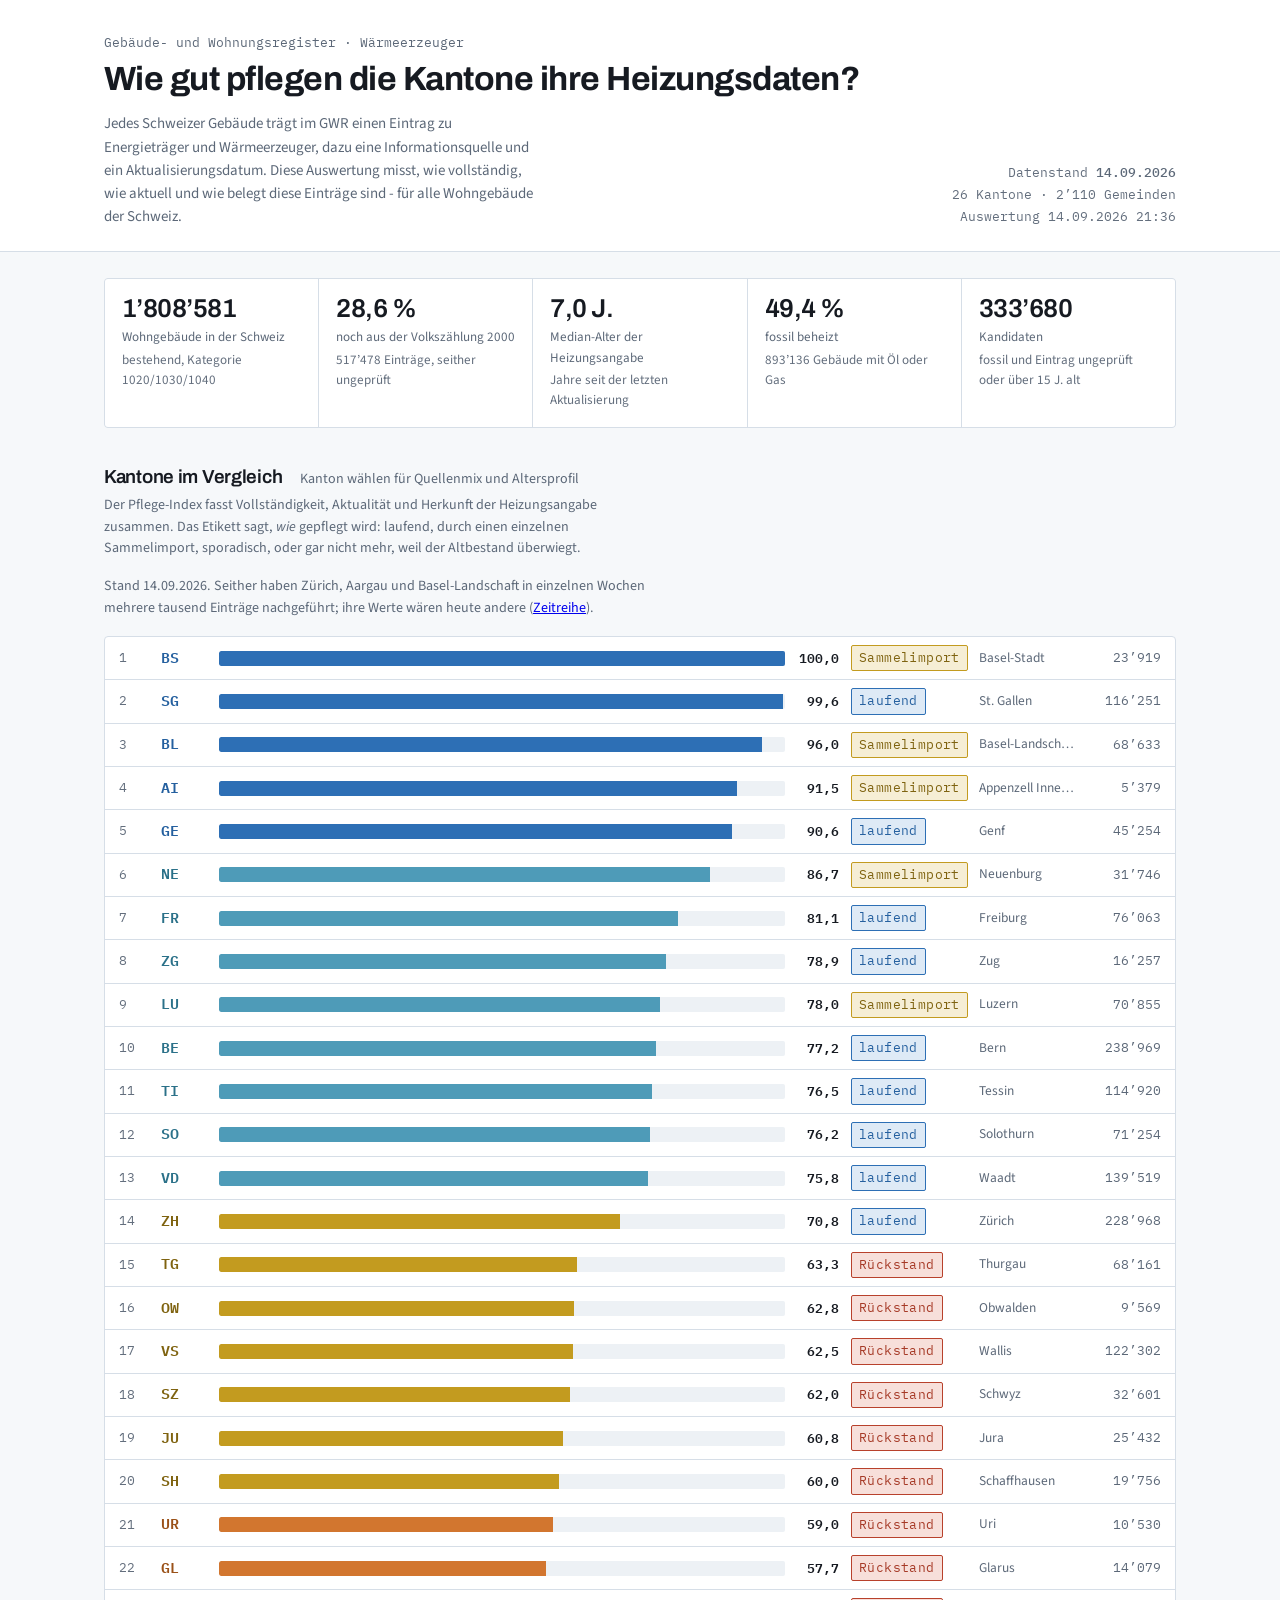
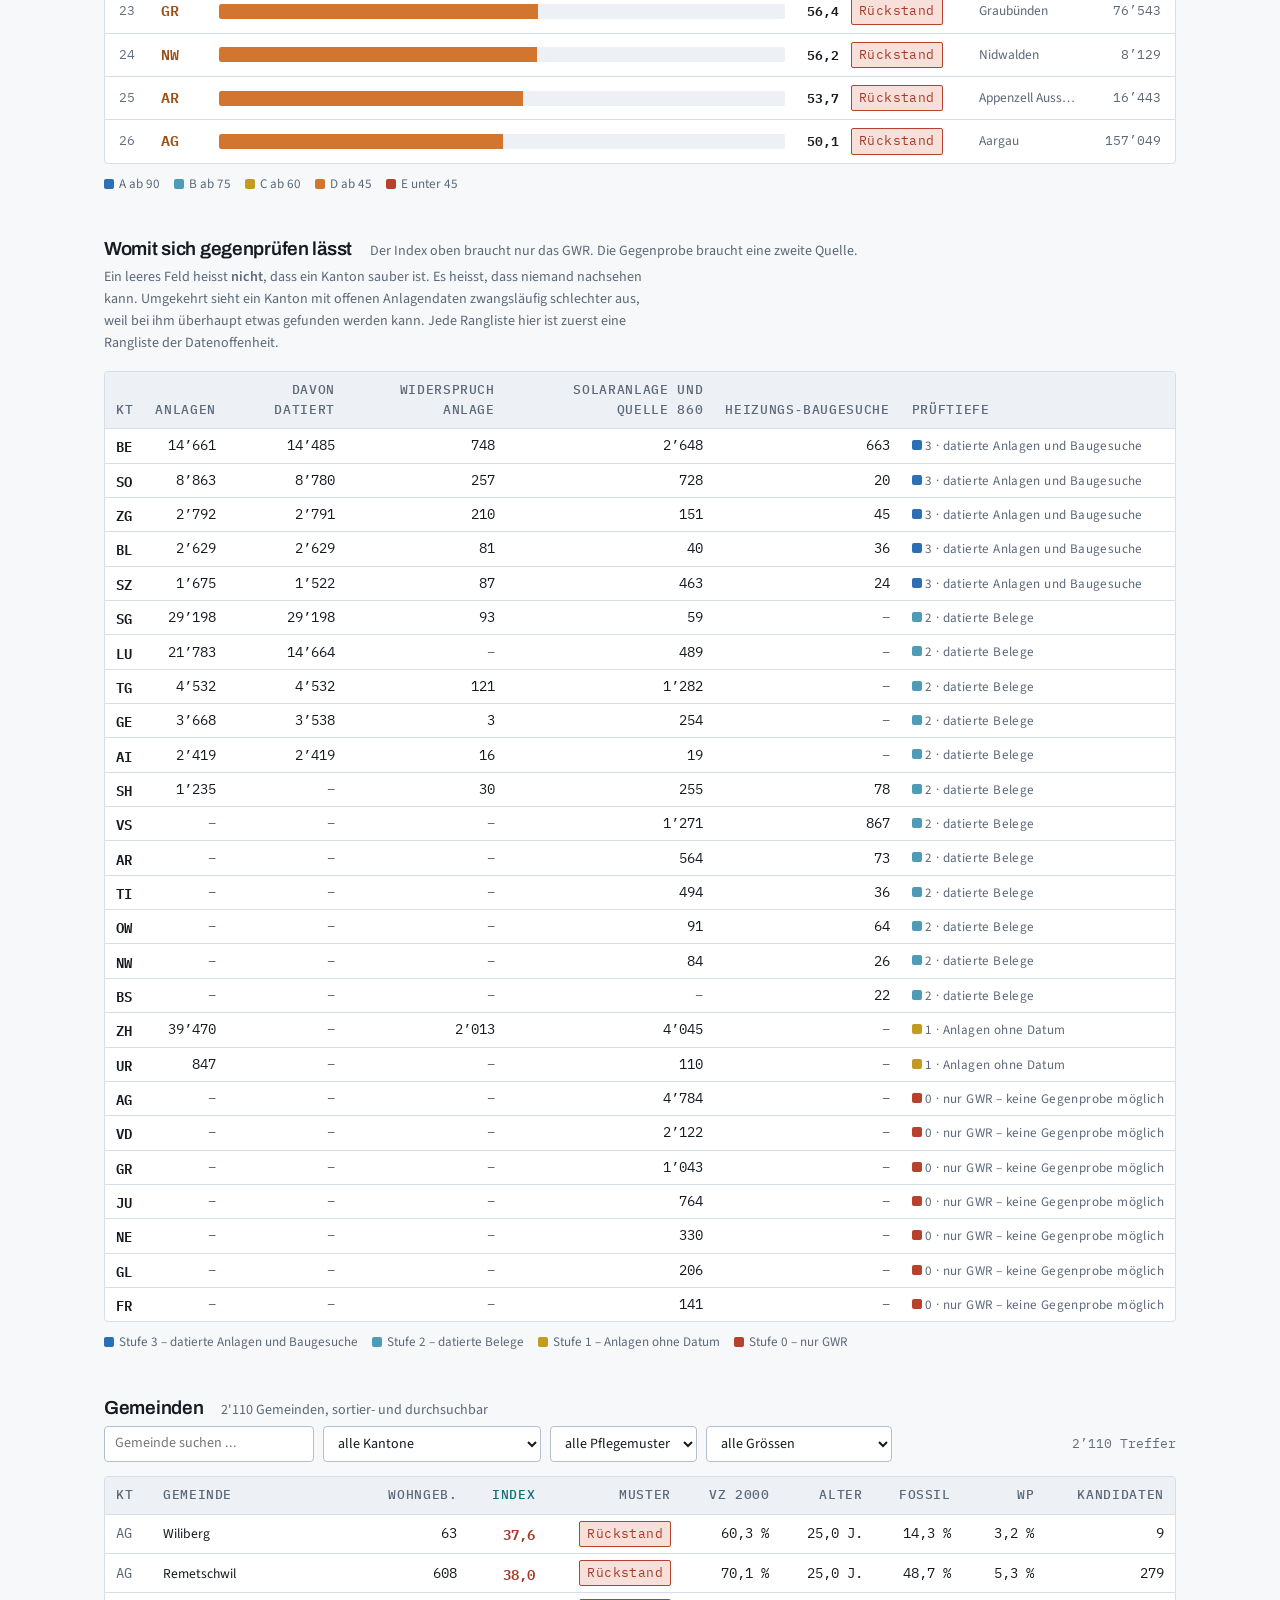
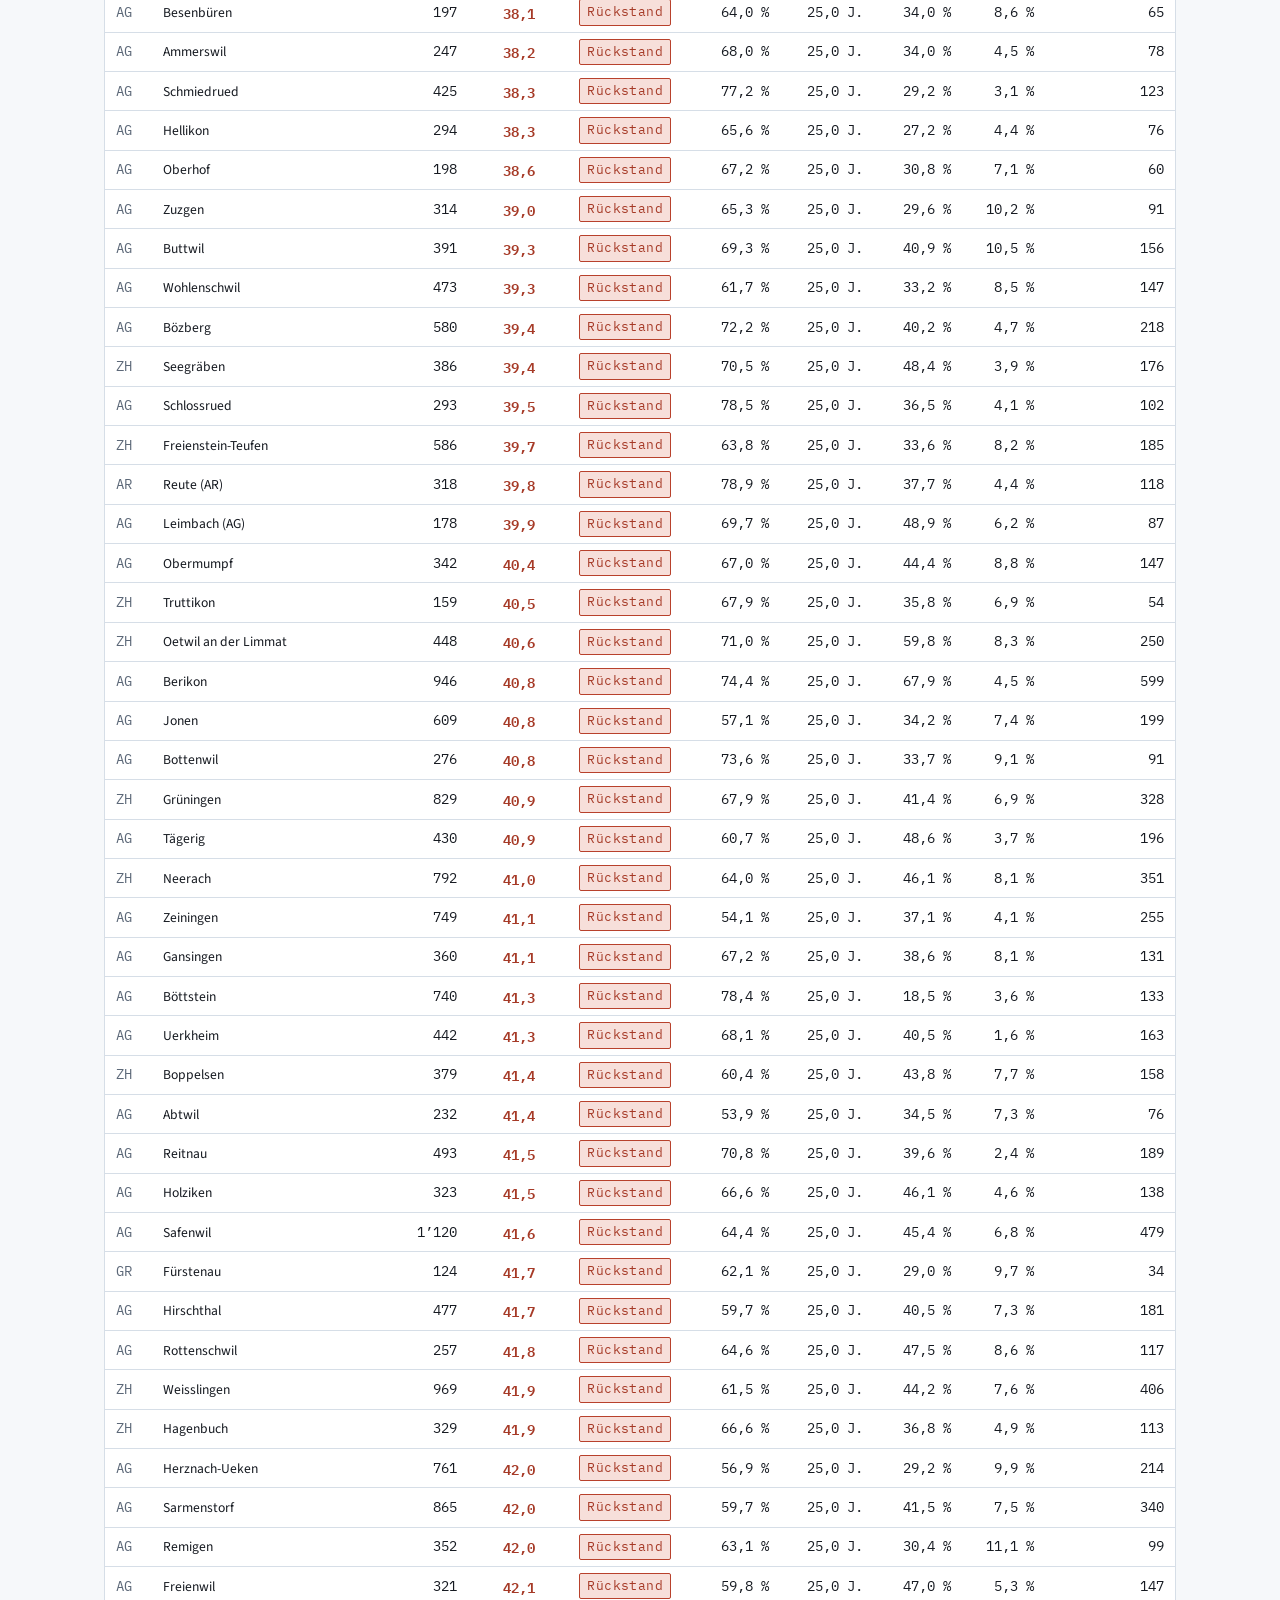
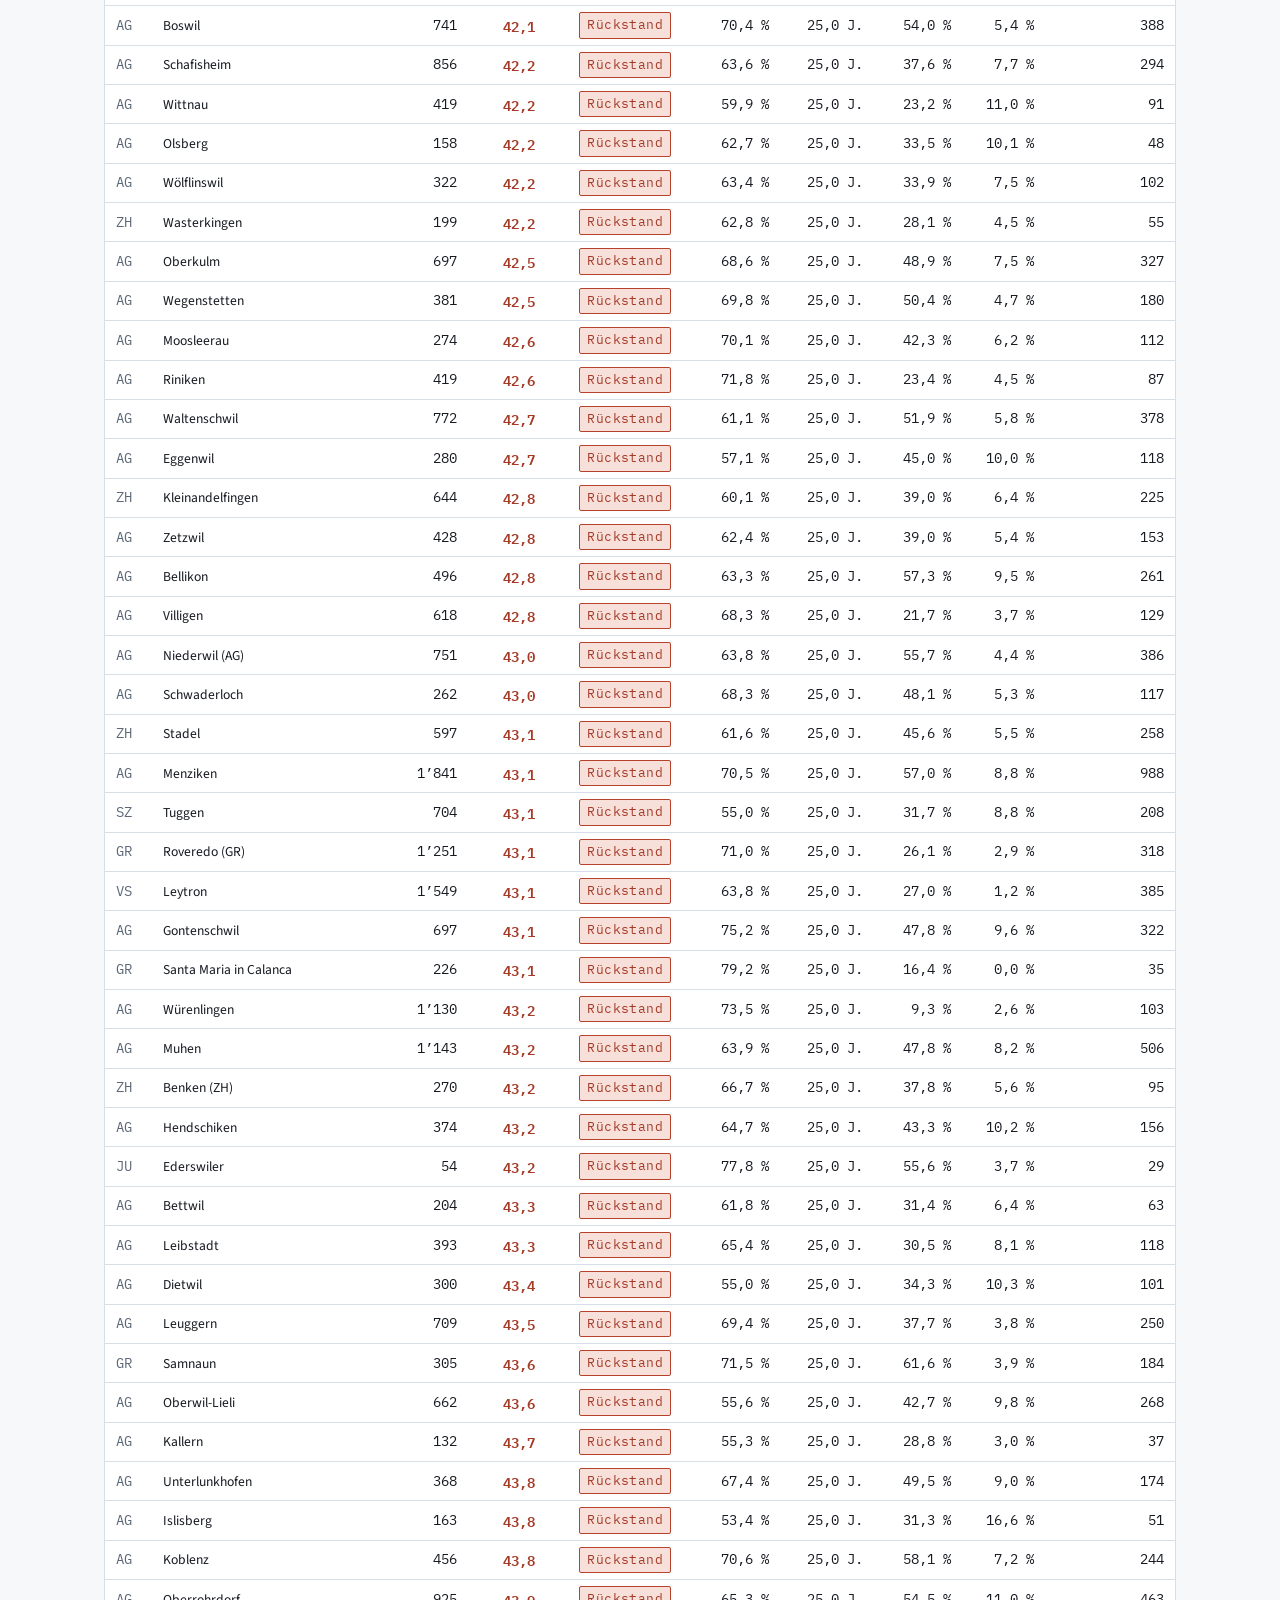
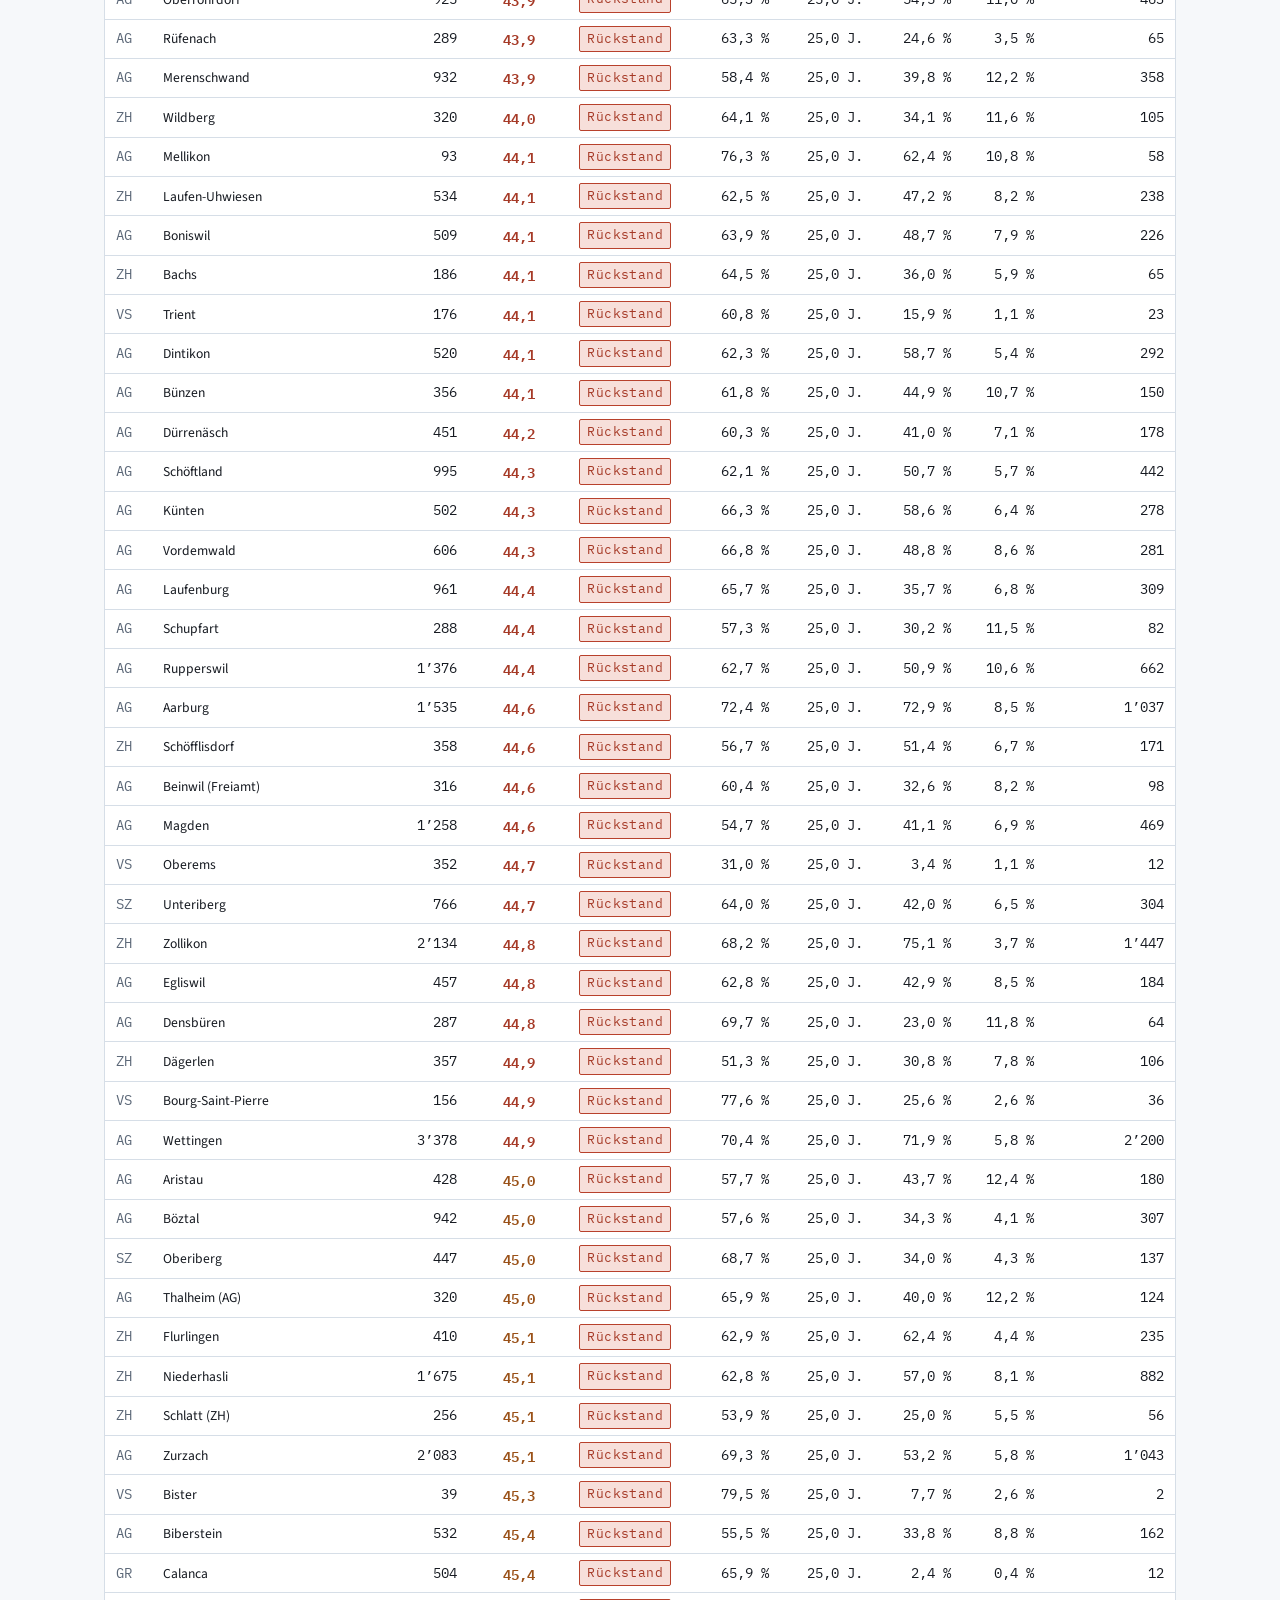
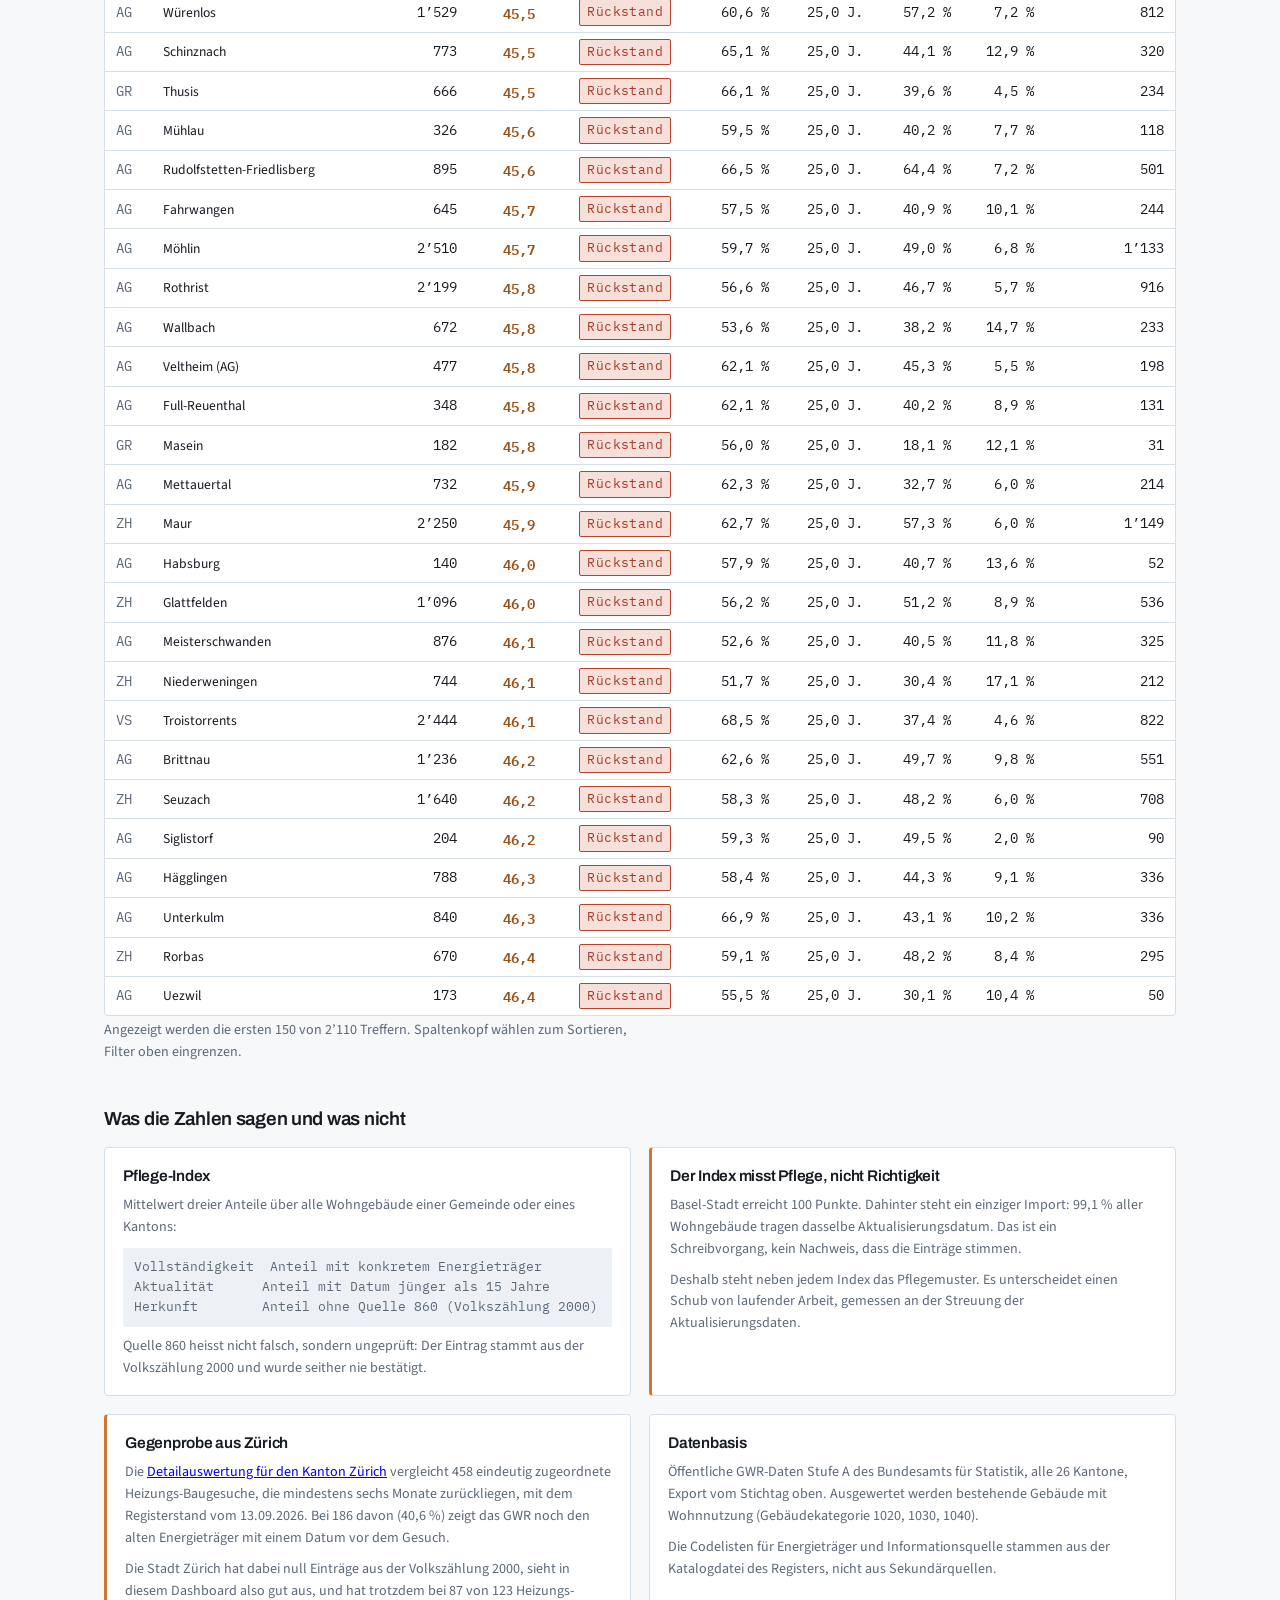
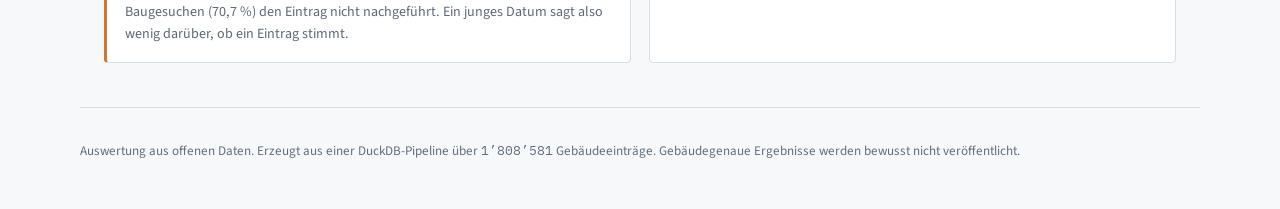
<file: reports/dashboard.html>
<!doctype html>
<html lang="de">
<head>
<meta charset="utf-8">
<meta name="viewport" content="width=device-width, initial-scale=1">
<title>Heizungsregister Schweiz</title>
<link rel="stylesheet" href="../site/schriften.css">

<style>
:root {
  /* Neutrale mit leichtem Blaustich, passend zum kuehlen Ende der Thermoskala */
  --grund:        #F6F8FA;
  --flaeche:      #FFFFFF;
  --flaeche-2:    #EDF1F5;
  --linie:        #D6DEE7;
  --linie-stark:  #B4C0CD;
  --text:         #161A21;
  --text-leise:   #5C6878;
  --text-still:   #636E7D;

  /* Akzent: Petrol. Nur fuer Interaktion, nie fuer Bewertung. */
  --akzent:       #0F6E78;
  --akzent-hell:  #14919E;
  --akzent-flach: #E2EFF0;

  /* Thermografische Skala: kuehl = frische Daten, warm = Altbestand.
     Das ist die Bewertungsachse und bewusst vom Akzent getrennt. */
  --stufe-a:      #2D6FB5;
  --stufe-b:      #4E9BB8;
  --stufe-c:      #C39B1F;
  --stufe-d:      #D2762F;
  --stufe-e:      #B8412C;
  --stufe-a-weich:#DEEAF6;
  --stufe-b-weich:#E0EFF3;
  --stufe-c-weich:#F6EED5;
  --stufe-d-weich:#F8E6D6;
  --stufe-e-weich:#F7DFDA;
  --schrift-a: #25609F; --schrift-b: #2B7189; --schrift-c: #7F6310; --schrift-d: #9A5118; --schrift-e: #A63A27;

  --schatten: 0 1px 2px rgba(22, 26, 33, .06), 0 1px 1px rgba(22, 26, 33, .04);
  --radius: 4px;
  --breite: 1120px;
}

@media (prefers-color-scheme: dark) {
  :root:not([data-theme="light"]) {
    --grund:        #11141A;
    --flaeche:      #181C24;
    --flaeche-2:    #21262F;
    --linie:        #2C333E;
    --linie-stark:  #3E4753;
    --text:         #E7ECF2;
    --text-leise:   #9BA7B6;
    --text-still:   #8A96A5;
    --akzent:       #3FB3BF;
    --akzent-hell:  #5FCBD6;
    --akzent-flach: #163236;
    --stufe-a:      #5892D6;
    --stufe-b:      #62B2CD;
    --stufe-c:      #D9B33C;
    --stufe-d:      #E28F4C;
    --stufe-e:      #D4614B;
    --stufe-a-weich:#1B2A3D;
    --stufe-b-weich:#162C35;
    --stufe-c-weich:#332C14;
    --stufe-d-weich:#352415;
    --stufe-e-weich:#361B17;
    --schrift-a: #7AAAE3; --schrift-b: #62B2CD; --schrift-c: #D9B33C; --schrift-d: #E28F4C; --schrift-e: #E58472;
    --schatten: 0 1px 2px rgba(0, 0, 0, .5);
  }
}
:root[data-theme="dark"] {
  --grund:        #11141A;
  --flaeche:      #181C24;
  --flaeche-2:    #21262F;
  --linie:        #2C333E;
  --linie-stark:  #3E4753;
  --text:         #E7ECF2;
  --text-leise:   #9BA7B6;
  --text-still:   #8A96A5;
  --akzent:       #3FB3BF;
  --akzent-hell:  #5FCBD6;
  --akzent-flach: #163236;
  --stufe-a:      #5892D6;
  --stufe-b:      #62B2CD;
  --stufe-c:      #D9B33C;
  --stufe-d:      #E28F4C;
  --stufe-e:      #D4614B;
  --stufe-a-weich:#1B2A3D;
  --stufe-b-weich:#162C35;
  --stufe-c-weich:#332C14;
  --stufe-d-weich:#352415;
  --stufe-e-weich:#361B17;
    --schrift-a: #7AAAE3; --schrift-b: #62B2CD; --schrift-c: #D9B33C; --schrift-d: #E28F4C; --schrift-e: #E58472;
  --schatten: 0 1px 2px rgba(0, 0, 0, .5);
}

* { box-sizing: border-box; }

body {
  margin: 0;
  background: var(--grund);
  color: var(--text);
  font-family: "Source Sans 3", ui-sans-serif, system-ui, sans-serif;
  font-size: 15px;
  line-height: 1.55;
  -webkit-font-smoothing: antialiased;
}

h1, h2, h3 {
  font-family: Archivo, ui-sans-serif, system-ui, sans-serif;
  font-weight: 600;
  letter-spacing: -0.015em;
  text-wrap: balance;
  margin: 0;
}
h1 { font-size: clamp(1.6rem, 3.2vw, 2.1rem); font-weight: 700; }
h2 { font-size: 1.18rem; }
h3 { font-size: 0.97rem; }

.mono, .zahl {
  font-family: "IBM Plex Mono", ui-monospace, monospace;
  font-variant-numeric: tabular-nums;
}

.huelle { max-width: var(--breite); margin: 0 auto; padding: 0 24px; }
@media (max-width: 760px) { .huelle { padding: 0 16px; } }

/* ---------------------------------------------------------------- Kopf */
.kopf {
  border-bottom: 1px solid var(--linie);
  background: var(--flaeche);
  padding: 26px 0 22px;
}
.kopf-inhalt { display: flex; flex-wrap: wrap; gap: 18px 32px; align-items: flex-end; justify-content: space-between; }
.kopf p { margin: 7px 0 0; color: var(--text-leise); max-width: 62ch; }
.eyebrow {
  font-family: "IBM Plex Mono", ui-monospace, monospace;
  font-size: .82rem; letter-spacing: 0;
  color: var(--text-leise); margin: 0 0 6px;
}
.stand {
  font-family: "IBM Plex Mono", ui-monospace, monospace;
  font-size: .82rem; color: var(--text-still); text-align: right; line-height: 1.7;
}
.stand b { color: var(--text-leise); font-weight: 500; }

/* ---------------------------------------------------------------- Kennzahlen */
.kennzahlen {
  display: grid; gap: 1px; background: var(--linie);
  grid-template-columns: repeat(auto-fit, minmax(168px, 1fr));
  border: 1px solid var(--linie); border-radius: var(--radius);
  overflow: hidden; margin: 26px 0 34px;
}
.kz { background: var(--flaeche); padding: 15px 17px 16px; }
.kz-wert { font-family: Archivo, ui-sans-serif, system-ui, sans-serif; font-variant-numeric: tabular-nums;
  font-size: 1.62rem; font-weight: 600; line-height: 1.1; letter-spacing: -0.02em; }
.kz-label { font-size: .82rem; color: var(--text-leise); margin-top: 5px; }
.kz-fuss { font-size: .82rem; color: var(--text-still); margin-top: 2px; }

/* ---------------------------------------------------------------- Abschnitte */
section { margin-bottom: 40px; }
.abschnitt-kopf { display: flex; flex-wrap: wrap; gap: 8px 18px; align-items: baseline; margin-bottom: 4px; }
.abschnitt-kopf p { margin: 0; color: var(--text-leise); font-size: 0.88rem; }
.hinweis { color: var(--text-leise); font-size: 0.88rem; margin: 4px 0 16px; max-width: 78ch; }

/* ---------------------------------------------------------------- Kantonsranking */
.rang-tabelle { border: 1px solid var(--linie); border-radius: var(--radius); overflow: hidden; background: var(--flaeche); }
.rang-zeile {
  display: grid;
  grid-template-columns: 30px 46px 1fr 116px 96px 74px;
  gap: 12px; align-items: center;
  padding: 8px 14px; border-top: 1px solid var(--linie);
  cursor: pointer; background: none; border-left: 0; border-right: 0; border-bottom: 0;
  width: 100%; text-align: left; color: inherit; font: inherit;
}
.rang-zeile:first-child { border-top: 0; }
.rang-zeile:hover { background: var(--flaeche-2); }
.rang-zeile[aria-expanded="true"] { background: var(--akzent-flach); }
.rang-tabelle .detail { margin: 0 14px 14px; }
.rang-zeile:focus-visible { outline: 2px solid var(--akzent); outline-offset: -2px; }
.rang-nr { font-family: "IBM Plex Mono", ui-monospace, monospace; font-size: .82rem; color: var(--text-still); font-variant-numeric: tabular-nums; }
.rang-kt { font-family: "IBM Plex Mono", ui-monospace, monospace; font-weight: 600; font-size: .92rem; }
.rang-balken-huelle { display: flex; align-items: center; gap: 10px; min-width: 0; }
.rang-schiene { flex: 1; height: 15px; background: var(--flaeche-2); border-radius: 2px; overflow: hidden; min-width: 60px; }
.rang-balken { display: block; height: 100%; border-radius: 2px 0 0 2px; }
.rang-wert { font-family: "IBM Plex Mono", ui-monospace, monospace; font-variant-numeric: tabular-nums;
  font-size: .84rem; font-weight: 600; width: 44px; text-align: right; }
.rang-name { font-size: .84rem; color: var(--text-leise); white-space: nowrap; overflow: hidden; text-overflow: ellipsis; }
.rang-zahl { font-family: "IBM Plex Mono", ui-monospace, monospace; font-variant-numeric: tabular-nums;
  font-size: .82rem; text-align: right; color: var(--text-leise); }

.chip {
  display: inline-block; font-size: .82rem; letter-spacing: .03em;
  padding: 2px 7px; border-radius: 2px; white-space: nowrap;
  font-family: "IBM Plex Mono", ui-monospace, monospace;
  border: 1px solid transparent;
}
.chip-laufend      { background: var(--stufe-a-weich); color: var(--schrift-a); border-color: var(--stufe-a); }
.chip-Sammelimport { background: var(--stufe-c-weich); color: var(--schrift-c); border-color: var(--stufe-c); }
.chip-Rueckstand   { background: var(--stufe-e-weich); color: var(--schrift-e); border-color: var(--stufe-e); }
.chip-sporadisch   { background: var(--flaeche-2); color: var(--text-leise); border-color: var(--linie-stark); }

.note-a { color: var(--schrift-a); } .note-b { color: var(--schrift-b); }
.note-c { color: var(--schrift-c); } .note-d { color: var(--schrift-d); }
.note-e { color: var(--schrift-e); }
.bg-a { background: var(--stufe-a); } .bg-b { background: var(--stufe-b); }
.bg-c { background: var(--stufe-c); } .bg-d { background: var(--stufe-d); }
.bg-e { background: var(--stufe-e); }

/* ---------------------------------------------------------------- Detailpanel */
.detail {
  display: grid; gap: 20px; grid-template-columns: repeat(auto-fit, minmax(280px, 1fr));
  border: 1px solid var(--linie); border-radius: var(--radius);
  background: var(--flaeche); padding: 18px; margin-top: 16px;
}
.detail h3 { margin-bottom: 10px; }
.detail h3 span { color: var(--text-still); font-weight: 500; font-size: .82rem; margin-left: 6px; }
.liste { display: flex; flex-direction: column; gap: 6px; }
.liste-zeile { display: grid; grid-template-columns: 1fr 54px auto; gap: 9px; align-items: center; font-size: .82rem; }
.liste-name { color: var(--text-leise); line-height: 1.3; }
.liste-schiene { height: 9px; background: var(--flaeche-2); border-radius: 2px; overflow: hidden; }
.liste-balken { display: block; height: 100%; background: var(--akzent); }
.liste-wert { font-family: "IBM Plex Mono", ui-monospace, monospace; font-variant-numeric: tabular-nums;
  font-size: .82rem; text-align: right; color: var(--text-leise); white-space: nowrap; min-width: 3.8rem; }

/* ---------------------------------------------------------------- Filter + Tabelle */
.filter { display: flex; flex-wrap: wrap; gap: 9px; align-items: center; margin-bottom: 14px; }
input[type="search"], select {
  font: inherit; font-size: .88rem; color: var(--text);
  background: var(--flaeche); border: 1px solid var(--linie-stark);
  border-radius: var(--radius); padding: 6px 10px;
}
input[type="search"] { min-width: 210px; }
input[type="search"]:focus-visible, select:focus-visible { outline: 2px solid var(--akzent); outline-offset: 1px; border-color: var(--akzent); }
.leer { color: var(--text-leise); margin: 12px 0 0; }
.zuruecksetzen { font: inherit; color: var(--akzent); background: none; border: 1px solid var(--linie-stark);
  border-radius: var(--radius); padding: 6px 10px; margin-left: 8px; cursor: pointer; }
.zuruecksetzen:focus-visible { outline: 2px solid var(--akzent); outline-offset: 2px; }
.treffer { font-size: .82rem; color: var(--text-still); font-family: "IBM Plex Mono", ui-monospace, monospace; margin-left: auto; }

.tabellen-huelle { overflow-x: auto; border: 1px solid var(--linie); border-radius: var(--radius); background: var(--flaeche); }

/* Die Belegtabelle laesst sich nicht sortieren und hat in Spalte 2 eine Zahl, nicht
   einen Namen - beides anders als bei der Gemeindetabelle, auf die die Regeln
   darunter zugeschnitten sind. */
#belegTabelle thead th { cursor: default; white-space: normal; vertical-align: bottom; }
#belegTabelle thead th:nth-child(2) { text-align: right; }
#belegTabelle thead th:last-child { text-align: left; }
#belegTabelle tbody td:nth-child(2) {
  text-align: right; font-family: "IBM Plex Mono", ui-monospace, monospace;
}
#belegTabelle tbody td:first-child { color: var(--text); font-weight: 600; }
#belegTabelle tbody td:last-child { text-align: left; white-space: normal; min-width: 14rem; }
#belegTabelle .leise { color: var(--text-still); }
#belegTabelle .chip { background: none; border: 0; padding: 0; font-size: .82rem;
  font-family: "Source Sans 3", sans-serif; color: var(--text-leise); }
table { border-collapse: collapse; width: 100%; font-size: .85rem; }
thead th {
  position: sticky; top: 0; z-index: 1;
  background: var(--flaeche-2); color: var(--text-leise);
  font-family: "IBM Plex Mono", ui-monospace, monospace;
  font-size: .82rem; letter-spacing: .05em; text-transform: uppercase; font-weight: 500;
  text-align: right; padding: 8px 11px; white-space: nowrap;
  border-bottom: 1px solid var(--linie); cursor: pointer; user-select: none;
}
thead th:first-child, thead th:nth-child(2) { text-align: left; }
.sortieren { all: inherit; display: inline-block; padding: 8px 0; margin: -8px 0; border: 0; cursor: pointer; }
.sortieren:focus-visible { outline: 2px solid var(--akzent); outline-offset: 2px; }
thead th:hover { color: var(--text); }
thead th[aria-sort] { color: var(--akzent); }
tbody td { padding: 6px 11px; border-top: 1px solid var(--linie); text-align: right; white-space: nowrap;
  font-family: "IBM Plex Mono", ui-monospace, monospace; font-variant-numeric: tabular-nums; }
tbody td:nth-child(2) { text-align: left; font-family: "Source Sans 3", sans-serif; }
tbody td:first-child { text-align: left; color: var(--text-leise); }
tbody tr:hover { background: var(--flaeche-2); }

/* ---------------------------------------------------------------- Methodik */
.methodik { display: grid; gap: 18px; grid-template-columns: repeat(2, minmax(0, 1fr)); }
@media (max-width: 760px) { .methodik { grid-template-columns: 1fr; } }
.karte { border: 1px solid var(--linie); border-radius: var(--radius); background: var(--flaeche); padding: 16px 18px; }
.karte h3 { margin-bottom: 7px; }
.karte p { margin: 0 0 9px; font-size: .88rem; color: var(--text-leise); }
.karte p:last-child { margin-bottom: 0; }
.warnung { border-left: 3px solid var(--stufe-d); }
.formel { font-family: "IBM Plex Mono", ui-monospace, monospace; font-size: .82rem;
  background: var(--flaeche-2); padding: 9px 11px; border-radius: 2px; color: var(--text-leise);
  white-space: pre-wrap; }
.legende { display: flex; flex-wrap: wrap; gap: 7px 14px; margin-top: 10px; font-size: .82rem; color: var(--text-leise); }
.legende span { display: inline-flex; align-items: center; gap: 5px; }
.punkt { width: 10px; height: 10px; border-radius: 2px; display: inline-block; }

.fuss { border-top: 1px solid var(--linie); margin-top: 44px; padding: 20px 0 34px;
  font-size: .82rem; color: var(--text-still); }
.fuss a { color: var(--akzent); }

@media (max-width: 720px) {
  .stand { text-align: left; }
  .rang-zeile { grid-template-columns: 24px 34px 1fr auto; gap: 8px; padding: 9px 10px; }
  .rang-tabelle .detail { margin: 0 8px 12px; }
  .kz:last-child:nth-child(odd) { grid-column: 1 / -1; }
  .rang-zeile .verstecken-klein { display: none; }
}
@media (prefers-reduced-motion: reduce) { * { transition: none !important; animation: none !important; } }
</style>
</head>
<body>

<header class="kopf">
  <div class="huelle kopf-inhalt">
    <div>
      <p class="eyebrow">Gebäude- und Wohnungsregister · Wärmeerzeuger</p>
      <h1>Wie gut pflegen die Kantone ihre Heizungsdaten?</h1>
      <p>Jedes Schweizer Gebäude trägt im GWR einen Eintrag zu Energieträger und Wärmeerzeuger,
         dazu eine Informationsquelle und ein Aktualisierungsdatum. Diese Auswertung misst, wie
         vollständig, wie aktuell und wie belegt diese Einträge sind - für alle Wohngebäude
         der Schweiz.</p>
    </div>
    <div class="stand" id="standInfo"></div>
  </div>
</header>

<main class="huelle">
  <div class="kennzahlen" id="kennzahlen"></div>

  <section>
    <div class="abschnitt-kopf">
      <h2>Kantone im Vergleich</h2>
      <p>Kanton wählen für Quellenmix und Altersprofil</p>
    </div>
    <p class="hinweis">Der Pflege-Index fasst Vollständigkeit, Aktualität und Herkunft der
      Heizungsangabe zusammen. Das Etikett sagt, <em>wie</em> gepflegt wird: laufend,
      durch einen einzelnen Sammelimport, sporadisch, oder gar nicht mehr, weil der Altbestand
      überwiegt.</p>
    <p class="hinweis">Stand 14.09.2026. Seither haben Zürich, Aargau und Basel-Landschaft in
      einzelnen Wochen mehrere tausend Einträge nachgeführt; ihre Werte wären heute andere
      (<a href="zeitreihe.md">Zeitreihe</a>).</p>
    <div class="rang-tabelle" id="rangliste"></div>
    <div class="legende">
      <span><i class="punkt bg-a"></i> A ab 90</span>
      <span><i class="punkt bg-b"></i> B ab 75</span>
      <span><i class="punkt bg-c"></i> C ab 60</span>
      <span><i class="punkt bg-d"></i> D ab 45</span>
      <span><i class="punkt bg-e"></i> E unter 45</span>
    </div>
  </section>

  <section>
    <div class="abschnitt-kopf">
      <h2>Womit sich gegenprüfen lässt</h2>
      <p>Der Index oben braucht nur das GWR. Die Gegenprobe braucht eine zweite Quelle.</p>
    </div>
    <p class="hinweis">Ein leeres Feld heisst <b>nicht</b>, dass ein Kanton sauber ist. Es
      heisst, dass niemand nachsehen kann. Umgekehrt sieht ein Kanton mit offenen
      Anlagendaten zwangsläufig schlechter aus, weil bei ihm überhaupt etwas gefunden
      werden kann. Jede Rangliste hier ist zuerst eine Rangliste der Datenoffenheit.</p>
    <div class="tabellen-huelle">
      <table id="belegTabelle">
        <thead><tr>
          <th scope="col">Kt</th><th scope="col">Anlagen</th><th scope="col">davon datiert</th>
          <th scope="col">Widerspruch Anlage</th><th scope="col">Solaranlage und Quelle 860</th>
          <th scope="col">Heizungs&#8209;Baugesuche</th><th scope="col">Prüftiefe</th>
        </tr></thead>
        <tbody id="belegKoerper"></tbody>
      </table>
    </div>
    <div class="legende" style="margin-top:10px">
      <span><i class="punkt bg-a"></i> Stufe 3 – datierte Anlagen und Baugesuche</span>
      <span><i class="punkt bg-b"></i> Stufe 2 – datierte Belege</span>
      <span><i class="punkt bg-c"></i> Stufe 1 – Anlagen ohne Datum</span>
      <span><i class="punkt bg-e"></i> Stufe 0 – nur GWR</span>
    </div>
  </section>

  <section>
    <div class="abschnitt-kopf">
      <h2>Gemeinden</h2>
      <p>2'110 Gemeinden, sortier- und durchsuchbar</p>
    </div>
    <div class="filter">
      <input type="search" id="suche" placeholder="Gemeinde suchen ..." aria-label="Gemeinde suchen">
      <select id="ktFilter" aria-label="Kanton filtern"></select>
      <select id="musterFilter" aria-label="Pflegemuster filtern">
        <option value="">alle Pflegemuster</option>
        <option value="laufend">laufend</option>
        <option value="Sammelimport">Sammelimport</option>
        <option value="sporadisch">sporadisch</option>
        <option value="Rueckstand">Rückstand</option>
      </select>
      <select id="groesse" aria-label="Mindestgrösse">
        <option value="0">alle Grössen</option>
        <option value="200">ab 200 Wohngebäuden</option>
        <option value="500">ab 500 Wohngebäuden</option>
        <option value="2000">ab 2000 Wohngebäuden</option>
      </select>
      <span class="treffer" id="treffer"></span>
    </div>
    <div class="tabellen-huelle">
      <table id="gemeindeTabelle">
        <thead><tr id="kopfzeile"></tr></thead>
        <tbody id="koerper"></tbody>
      </table>
    </div>
    <p class="leer" id="leerHinweis" role="status" hidden>Keine Gemeinde passt zu Suche und
      Filter. <button type="button" id="zuruecksetzen" class="zuruecksetzen">Filter zurücksetzen</button></p>
    <p class="hinweis" id="tabellenFuss"></p>
  </section>

  <section>
    <h2>Was die Zahlen sagen und was nicht</h2>
    <div class="methodik" style="margin-top:14px">
      <div class="karte">
        <h3>Pflege-Index</h3>
        <p>Mittelwert dreier Anteile über alle Wohngebäude einer Gemeinde oder eines Kantons:</p>
        <div class="formel">Vollständigkeit  Anteil mit konkretem Energieträger
Aktualität      Anteil mit Datum jünger als 15 Jahre
Herkunft        Anteil ohne Quelle 860 (Volkszählung 2000)</div>
        <p style="margin-top:9px">Quelle 860 heisst nicht falsch, sondern ungeprüft: Der Eintrag
          stammt aus der Volkszählung 2000 und wurde seither nie bestätigt.</p>
      </div>
      <div class="karte warnung">
        <h3>Der Index misst Pflege, nicht Richtigkeit</h3>
        <p>Basel-Stadt erreicht 100 Punkte. Dahinter steht ein einziger Import: 99,1 % aller
          Wohngebäude tragen dasselbe Aktualisierungsdatum. Das ist ein Schreibvorgang, kein
          Nachweis, dass die Einträge stimmen.</p>
        <p>Deshalb steht neben jedem Index das Pflegemuster. Es unterscheidet einen Schub von
          laufender Arbeit, gemessen an der Streuung der Aktualisierungsdaten.</p>
      </div>
      <div class="karte warnung">
        <h3>Gegenprobe aus Zürich</h3>
        <p>Die <a href="report.md">Detailauswertung für den Kanton Zürich</a> vergleicht 458
          eindeutig zugeordnete Heizungs-Baugesuche, die mindestens sechs Monate zurückliegen,
          mit dem Registerstand vom 13.09.2026. Bei 186 davon (40,6 %) zeigt das GWR noch den
          alten Energieträger mit einem Datum vor dem Gesuch.</p>
        <p>Die Stadt Zürich hat dabei null Einträge aus der Volkszählung 2000, sieht in diesem
          Dashboard also gut aus, und hat trotzdem bei 87 von 123 Heizungs-Baugesuchen (70,7 %)
          den Eintrag nicht nachgeführt. Ein junges Datum sagt also wenig darüber, ob ein
          Eintrag stimmt.</p>
      </div>
      <div class="karte">
        <h3>Datenbasis</h3>
        <p>Öffentliche GWR-Daten Stufe A des Bundesamts für Statistik, alle 26 Kantone,
          Export vom Stichtag oben. Ausgewertet werden bestehende Gebäude mit Wohnnutzung
          (Gebäudekategorie 1020, 1030, 1040).</p>
        <p>Die Codelisten für Energieträger und Informationsquelle stammen aus der
          Katalogdatei des Registers, nicht aus Sekundärquellen.</p>
      </div>
    </div>
  </section>
</main>

<footer class="fuss huelle">
  <p>Auswertung aus offenen Daten. Erzeugt aus einer DuckDB-Pipeline über
     <span class="mono" id="fussZahl"></span> Gebäudeeinträge.
     Gebäudegenaue Ergebnisse werden bewusst nicht veröffentlicht.</p>
</footer>

<script src="dashboard_daten.js"></script>
<script>
(function () {
  "use strict";
  var D = window.GWR_DATEN;
  if (!D) { document.body.innerHTML = "<p style='padding:2rem'>Daten konnten nicht geladen werden.</p>"; return; }

  // ---------------------------------------------------------------- Hilfen
  function zuObjekten(felder, zeilen) {
    return zeilen.map(function (z) {
      var o = {};
      for (var i = 0; i < felder.length; i++) o[felder[i]] = z[i];
      return o;
    });
  }
  var kantone   = zuObjekten(D.kantonFelder, D.kantone);
  var gemeinden = zuObjekten(D.gemeindeFelder, D.gemeinden);
  var quellen   = zuObjekten(["kanton", "quelle_code", "quelle_txt", "gebaeude", "pct"], D.quellen);
  var alter     = zuObjekten(["kanton", "altersklasse", "gebaeude", "pct"], D.alter);

  var nf = new Intl.NumberFormat("de-CH");
  function tsd(n) { return n == null ? "–" : nf.format(Math.round(n)); }
  function pct(n) { return n == null ? "–" : n.toFixed(1).replace(".", ",") + " %"; }
  function komma(n) { return n == null ? "–" : String(n).replace(".", ","); }
  function eineStelle(n) { return n == null ? "–" : Number(n).toFixed(1).replace(".", ","); }
  function jahre(n) { return n == null ? "–" : eineStelle(n) + (Number(n) === 1 ? " Jahr" : " Jahre"); }
  function esc(s) { return String(s == null ? "" : s).replace(/[&<>"]/g, function (c) {
    return { "&": "&amp;", "<": "&lt;", ">": "&gt;", '"': "&quot;" }[c]; }); }
  // Datum wie in den uebrigen Berichten: TT.MM.JJJJ statt JJJJ-MM-TT
  function datum(s) { var m = /^(\d{4})-(\d{2})-(\d{2})(.*)$/.exec(String(s == null ? "" : s));
    return m ? m[3] + "." + m[2] + "." + m[1] + m[4] : String(s == null ? "" : s); }
  function noteKlein(n) { return String(n || "e").trim().charAt(0).toLowerCase(); }

  // ---------------------------------------------------------------- Kopf
  var s = D.schweiz;
  document.getElementById("standInfo").innerHTML =
    "Datenstand <b>" + esc(datum(s.stand)) + "</b><br>26 Kantone · " + tsd(kantone.reduce(
      function (a, k) { return a + k.gemeinden; }, 0)) + " Gemeinden<br>Auswertung " + esc(datum(D.erzeugt));
  document.getElementById("fussZahl").textContent = tsd(s.wohngebaeude);

  var kz = [
    { wert: tsd(s.wohngebaeude), label: "Wohngebäude in der Schweiz",
      fuss: "bestehend, Kategorie 1020/1030/1040" },
    { wert: pct(100 * s.aus_vz2000 / s.wohngebaeude), label: "noch aus der Volkszählung 2000",
      fuss: tsd(s.aus_vz2000) + " Einträge, seither ungeprüft" },
    { wert: eineStelle(s.median_alter_jahre) + " J.", label: "Median-Alter der Heizungsangabe",
      fuss: "Jahre seit der letzten Aktualisierung" },
    { wert: pct(100 * s.fossil / s.wohngebaeude), label: "fossil beheizt",
      fuss: tsd(s.fossil) + " Gebäude mit Öl oder Gas" },
    { wert: tsd(s.kandidaten), label: "Kandidaten",
      fuss: "fossil und Eintrag ungeprüft oder über 15 J. alt" }
  ];
  document.getElementById("kennzahlen").innerHTML = kz.map(function (k) {
    return '<div class="kz"><div class="kz-wert">' + k.wert + '</div>' +
           '<div class="kz-label">' + k.label + '</div>' +
           '<div class="kz-fuss">' + k.fuss + '</div></div>';
  }).join("");

  // ---------------------------------------------------------------- Belege je Kanton
  // Die Stufe sagt, wie tief sich ein Kanton ueberhaupt pruefen laesst. Sie bewertet die
  // Datenlage, nicht die Registerqualitaet - deshalb steht sie getrennt vom Index.
  var belege = zuObjekten(D.belegFelder || [], D.belege || []);
  var stufeNote = { 3: "a", 2: "b", 1: "c", 0: "e" };
  var stufeText = {
    3: "datierte Anlagen und Baugesuche",
    2: "datierte Belege",
    1: "Anlagen ohne Datum",
    0: "nur GWR – keine Gegenprobe möglich"
  };
  belege.sort(function (a, b) {
    return b.stufe - a.stufe || b.anlagen - a.anlagen ||
           b.verdacht_solar - a.verdacht_solar || a.kanton.localeCompare(b.kanton);
  });
  function zahlOderStrich(n) { return n ? tsd(n) : '<span class="leise">–</span>'; }
  var belegKoerper = document.getElementById("belegKoerper");
  if (belegKoerper) {
    belegKoerper.innerHTML = belege.map(function (b) {
      return '<tr><td>' + esc(b.kanton) + '</td>' +
        '<td>' + zahlOderStrich(b.anlagen) + '</td>' +
        '<td>' + zahlOderStrich(b.anlagen_datiert) + '</td>' +
        '<td>' + zahlOderStrich(b.widerspruch_anlage) + '</td>' +
        '<td>' + zahlOderStrich(b.verdacht_solar) + '</td>' +
        '<td>' + zahlOderStrich(b.baugesuche_heizung) + '</td>' +
        '<td><span class="chip"><i class="punkt bg-' + stufeNote[b.stufe] + '"></i> ' +
          b.stufe + ' · ' + esc(stufeText[b.stufe]) + '</span></td></tr>';
    }).join("");
  }

  // ---------------------------------------------------------------- Kantonsranking
  var gewaehlt = null;
  function zeichneRangliste() {
    document.getElementById("rangliste").innerHTML = kantone.map(function (k, i) {
      var n = noteKlein(k.note);
      return '<button type="button" class="rang-zeile" data-kt="' + k.kanton + '"' +
        ' aria-expanded="' + (gewaehlt === k.kanton) + '"' +
        (gewaehlt === k.kanton ? ' aria-controls="detail"' : '') + '>' +
        '<span class="rang-nr">' + (i + 1) + '</span>' +
        '<span class="rang-kt note-' + n + '">' + k.kanton + '</span>' +
        '<span class="rang-balken-huelle">' +
          '<span class="rang-schiene"><span class="rang-balken bg-' + n +
            '" style="width:' + k.pflege_index + '%"></span></span>' +
          '<span class="rang-wert">' + eineStelle(k.pflege_index) + '</span>' +
        '</span>' +
        '<span><span class="chip chip-' + esc(k.pflegemuster) + '">' +
          esc(k.pflegemuster === "Rueckstand" ? "Rückstand" : k.pflegemuster) + '</span></span>' +
        '<span class="rang-name verstecken-klein">' + esc(D.kantonNamen[k.kanton] || "") + '</span>' +
        '<span class="rang-zahl verstecken-klein">' + tsd(k.wohngebaeude) + '</span>' +
        '</button>' +
        // Das Detail steht direkt unter dem gewaehlten Kanton, nicht unter der ganzen Liste.
        (gewaehlt === k.kanton ? '<div class="detail" id="detail" aria-live="polite"></div>' : '');
    }).join("");
  }

  function balkenListe(zeilen, maxWert) {
    return '<div class="liste">' + zeilen.map(function (z) {
      return '<div class="liste-zeile">' +
        '<span class="liste-name" title="' + esc(z.name) + '">' + esc(z.name) + '</span>' +
        '<span class="liste-schiene"><span class="liste-balken" style="width:' +
          Math.max(2, 100 * z.wert / maxWert) + '%"></span></span>' +
        '<span class="liste-wert">' + pct(z.wert) + '</span></div>';
    }).join("") + '</div>';
  }

  function zeichneDetail(kt) {
    var ziel = document.getElementById("detail");
    if (!kt || !ziel) return;
    var k = kantone.filter(function (x) { return x.kanton === kt; })[0];
    var q = quellen.filter(function (x) { return x.kanton === kt; }).slice(0, 8)
      .map(function (x) { return { name: x.quelle_txt + " (" + x.quelle_code + ")", wert: x.pct }; });
    var a = alter.filter(function (x) { return x.kanton === kt; })
      .map(function (x) { return { name: x.altersklasse.replace(/^\d\s/, ""), wert: x.pct }; });
    var maxQ = Math.max.apply(null, q.map(function (x) { return x.wert; }).concat([1]));
    var maxA = Math.max.apply(null, a.map(function (x) { return x.wert; }).concat([1]));

    ziel.innerHTML =
      '<div><h3>' + esc(D.kantonNamen[kt]) + ' <span>' + esc(kt) + '</span></h3>' +
        '<div class="liste">' +
        [["Pflege-Index", eineStelle(k.pflege_index) + "  (Note " + esc(String(k.note).trim()) + ")"],
         ["Pflegemuster", k.pflegemuster === "Rueckstand" ? "Rückstand" : esc(k.pflegemuster)],
         ["Wohngebäude", tsd(k.wohngebaeude)],
         ["Gemeinden", tsd(k.gemeinden)],
         ["Median-Alter", jahre(k.median_alter_jahre)],
         ["fossil beheizt", pct(k.pct_fossil)],
         ["Wärmepumpe", pct(k.pct_waermepumpe)],
         ["Kandidaten", tsd(k.kandidaten) + "  (" + pct(k.pct_kandidaten) + ")"],
         ["grösster Datumsblock", pct(k.pct_groesstes_datum)],
         ["aktive Tage in 24 Mt.", tsd(k.aktive_tage_24m)]
        ].map(function (r) {
          return '<div style="display:flex;justify-content:space-between;gap:14px;font-size:.84rem">' +
            '<span style="color:var(--text-leise)">' + r[0] + '</span>' +
            '<span class="mono">' + r[1] + '</span></div>';
        }).join("") + '</div></div>' +
      '<div><h3>Informationsquelle <span>Anteil der Wohngebäude</span></h3>' + balkenListe(q, maxQ) + '</div>' +
      '<div><h3>Alter der Angabe <span>Jahre seit Aktualisierung</span></h3>' + balkenListe(a, maxA) + '</div>';
  }

  document.getElementById("rangliste").addEventListener("click", function (e) {
    var btn = e.target.closest(".rang-zeile");
    if (!btn) return;
    var kt = btn.getAttribute("data-kt");
    gewaehlt = (gewaehlt === kt) ? null : kt;
    zeichneRangliste();
    zeichneDetail(gewaehlt);
    document.getElementById("ktFilter").value = gewaehlt || "";
    zeichneTabelle();
    // Die Zeilen werden neu gezeichnet; der Fokus bleibt auf dem gewaehlten Kanton.
    var neu = document.querySelector('.rang-zeile[data-kt="' + kt + '"]');
    if (neu) neu.focus();
  });

  // ---------------------------------------------------------------- Gemeindetabelle
  var SPALTEN = [
    { s: "kanton", t: "KT", txt: true },
    { s: "gemeinde", t: "Gemeinde", txt: true },
    { s: "wohngebaeude", t: "Wohngeb.", f: tsd },
    { s: "pflege_index", t: "Index", f: eineStelle, note: true },
    { s: "pflegemuster", t: "Muster", txt: true, chip: true },
    { s: "pct_vz2000", t: "VZ 2000", f: pct },
    { s: "median_alter_jahre", t: "Alter", f: function (v) { return eineStelle(v) + " J."; } },
    { s: "pct_fossil", t: "fossil", f: pct },
    { s: "pct_waermepumpe", t: "WP", f: pct },
    { s: "kandidaten", t: "Kandidaten", f: tsd }
  ];
  var sortSpalte = "pflege_index", sortAuf = true, MAXZEILEN = 150;

  document.getElementById("kopfzeile").innerHTML = SPALTEN.map(function (c) {
    return '<th data-s="' + c.s + '" scope="col"><button type="button" class="sortieren">' +
      c.t + '</button></th>';
  }).join("");

  var ktSelect = document.getElementById("ktFilter");
  ktSelect.innerHTML = '<option value="">alle Kantone</option>' + kantone.slice().sort(function (a, b) {
    return a.kanton < b.kanton ? -1 : 1;
  }).map(function (k) {
    return '<option value="' + k.kanton + '">' + esc(k.kanton) + " – " + esc(D.kantonNamen[k.kanton]) + '</option>';
  }).join("");

  function gefiltert() {
    var q = document.getElementById("suche").value.trim().toLowerCase();
    var kt = ktSelect.value;
    var muster = document.getElementById("musterFilter").value;
    var min = +document.getElementById("groesse").value;
    return gemeinden.filter(function (g) {
      return (!q || g.gemeinde.toLowerCase().indexOf(q) !== -1) &&
             (!kt || g.kanton === kt) &&
             (!muster || g.pflegemuster === muster) &&
             g.wohngebaeude >= min;
    });
  }

  function zeichneTabelle() {
    var reihen = gefiltert().slice().sort(function (a, b) {
      var x = a[sortSpalte], y = b[sortSpalte];
      if (x == null) return 1;
      if (y == null) return -1;
      if (typeof x === "string") return sortAuf ? (x < y ? -1 : 1) : (x > y ? -1 : 1);
      return sortAuf ? x - y : y - x;
    });
    document.getElementById("treffer").textContent = tsd(reihen.length) + " Treffer";
    var sichtbar = reihen.slice(0, MAXZEILEN);
    document.getElementById("leerHinweis").hidden = reihen.length > 0;
    document.getElementById("koerper").innerHTML = sichtbar.map(function (g) {
      return "<tr>" + SPALTEN.map(function (c) {
        var v = g[c.s];
        if (c.chip) {
          return '<td><span class="chip chip-' + esc(v) + '">' +
                 esc(v === "Rueckstand" ? "Rückstand" : v) + "</span></td>";
        }
        if (c.note) {
          return '<td class="note-' + noteKlein(g.note) + '" style="font-weight:600">' + c.f(v) + "</td>";
        }
        return "<td>" + (c.txt ? esc(v) : c.f(v)) + "</td>";
      }).join("") + "</tr>";
    }).join("");
    document.getElementById("tabellenFuss").textContent = reihen.length > MAXZEILEN
      ? "Angezeigt werden die ersten " + MAXZEILEN + " von " + tsd(reihen.length) +
        " Treffern. Spaltenkopf wählen zum Sortieren, Filter oben eingrenzen."
      : "Spaltenkopf wählen zum Sortieren.";
    document.querySelectorAll("thead th").forEach(function (th) {
      if (th.getAttribute("data-s") === sortSpalte) {
        th.setAttribute("aria-sort", sortAuf ? "ascending" : "descending");
      } else { th.removeAttribute("aria-sort"); }
    });
  }

  document.getElementById("kopfzeile").addEventListener("click", function (e) {
    var th = e.target.closest("th");
    if (!th) return;
    var sp = th.getAttribute("data-s");
    if (sp === sortSpalte) { sortAuf = !sortAuf; }
    else { sortSpalte = sp; sortAuf = (sp === "kanton" || sp === "gemeinde" || sp === "pflegemuster"); }
    zeichneTabelle();
  });
  document.getElementById("zuruecksetzen").addEventListener("click", function () {
    document.getElementById("suche").value = "";
    ["ktFilter", "musterFilter", "groesse"].forEach(function (id) {
      document.getElementById(id).selectedIndex = 0;
    });
    gewaehlt = null;
    zeichneRangliste();
    zeichneTabelle();
    document.getElementById("suche").focus();
  });
  ["suche", "ktFilter", "musterFilter", "groesse"].forEach(function (id) {
    document.getElementById(id).addEventListener("input", function () {
      if (id === "ktFilter") { gewaehlt = ktSelect.value || null; zeichneRangliste(); zeichneDetail(gewaehlt); }
      zeichneTabelle();
    });
  });

  zeichneRangliste();
  zeichneDetail(null);
  zeichneTabelle();
})();
</script>
</body>
</html>
</file>
<file: site/schriften.css>
/* Schriften der Website, aus dem eigenen Verzeichnis statt von Google Fonts geladen.
   Archivo, Source Sans 3 und IBM Plex Mono stehen unter der SIL Open Font License 1.1
   (fonts/LICENSE-*.txt). Die Dateien stammen aus den Fontsource-Paketen und enthalten nur
   den lateinischen Grundbestand; deutsche und franzoesische Texte sind damit vollstaendig. */

@font-face { font-family: "Archivo"; font-style: normal; font-weight: 500; font-display: swap;
  src: url("fonts/archivo-latin-500-normal.woff2") format("woff2"); }
@font-face { font-family: "Archivo"; font-style: normal; font-weight: 600; font-display: swap;
  src: url("fonts/archivo-latin-600-normal.woff2") format("woff2"); }
@font-face { font-family: "Archivo"; font-style: normal; font-weight: 700; font-display: swap;
  src: url("fonts/archivo-latin-700-normal.woff2") format("woff2"); }

@font-face { font-family: "Source Sans 3"; font-style: normal; font-weight: 400; font-display: swap;
  src: url("fonts/source-sans-3-latin-400-normal.woff2") format("woff2"); }
@font-face { font-family: "Source Sans 3"; font-style: italic; font-weight: 400; font-display: swap;
  src: url("fonts/source-sans-3-latin-400-italic.woff2") format("woff2"); }
@font-face { font-family: "Source Sans 3"; font-style: normal; font-weight: 600; font-display: swap;
  src: url("fonts/source-sans-3-latin-600-normal.woff2") format("woff2"); }

@font-face { font-family: "IBM Plex Mono"; font-style: normal; font-weight: 400; font-display: swap;
  src: url("fonts/ibm-plex-mono-latin-400-normal.woff2") format("woff2"); }
@font-face { font-family: "IBM Plex Mono"; font-style: normal; font-weight: 500; font-display: swap;
  src: url("fonts/ibm-plex-mono-latin-500-normal.woff2") format("woff2"); }
@font-face { font-family: "IBM Plex Mono"; font-style: normal; font-weight: 600; font-display: swap;
  src: url("fonts/ibm-plex-mono-latin-600-normal.woff2") format("woff2"); }
</file>
